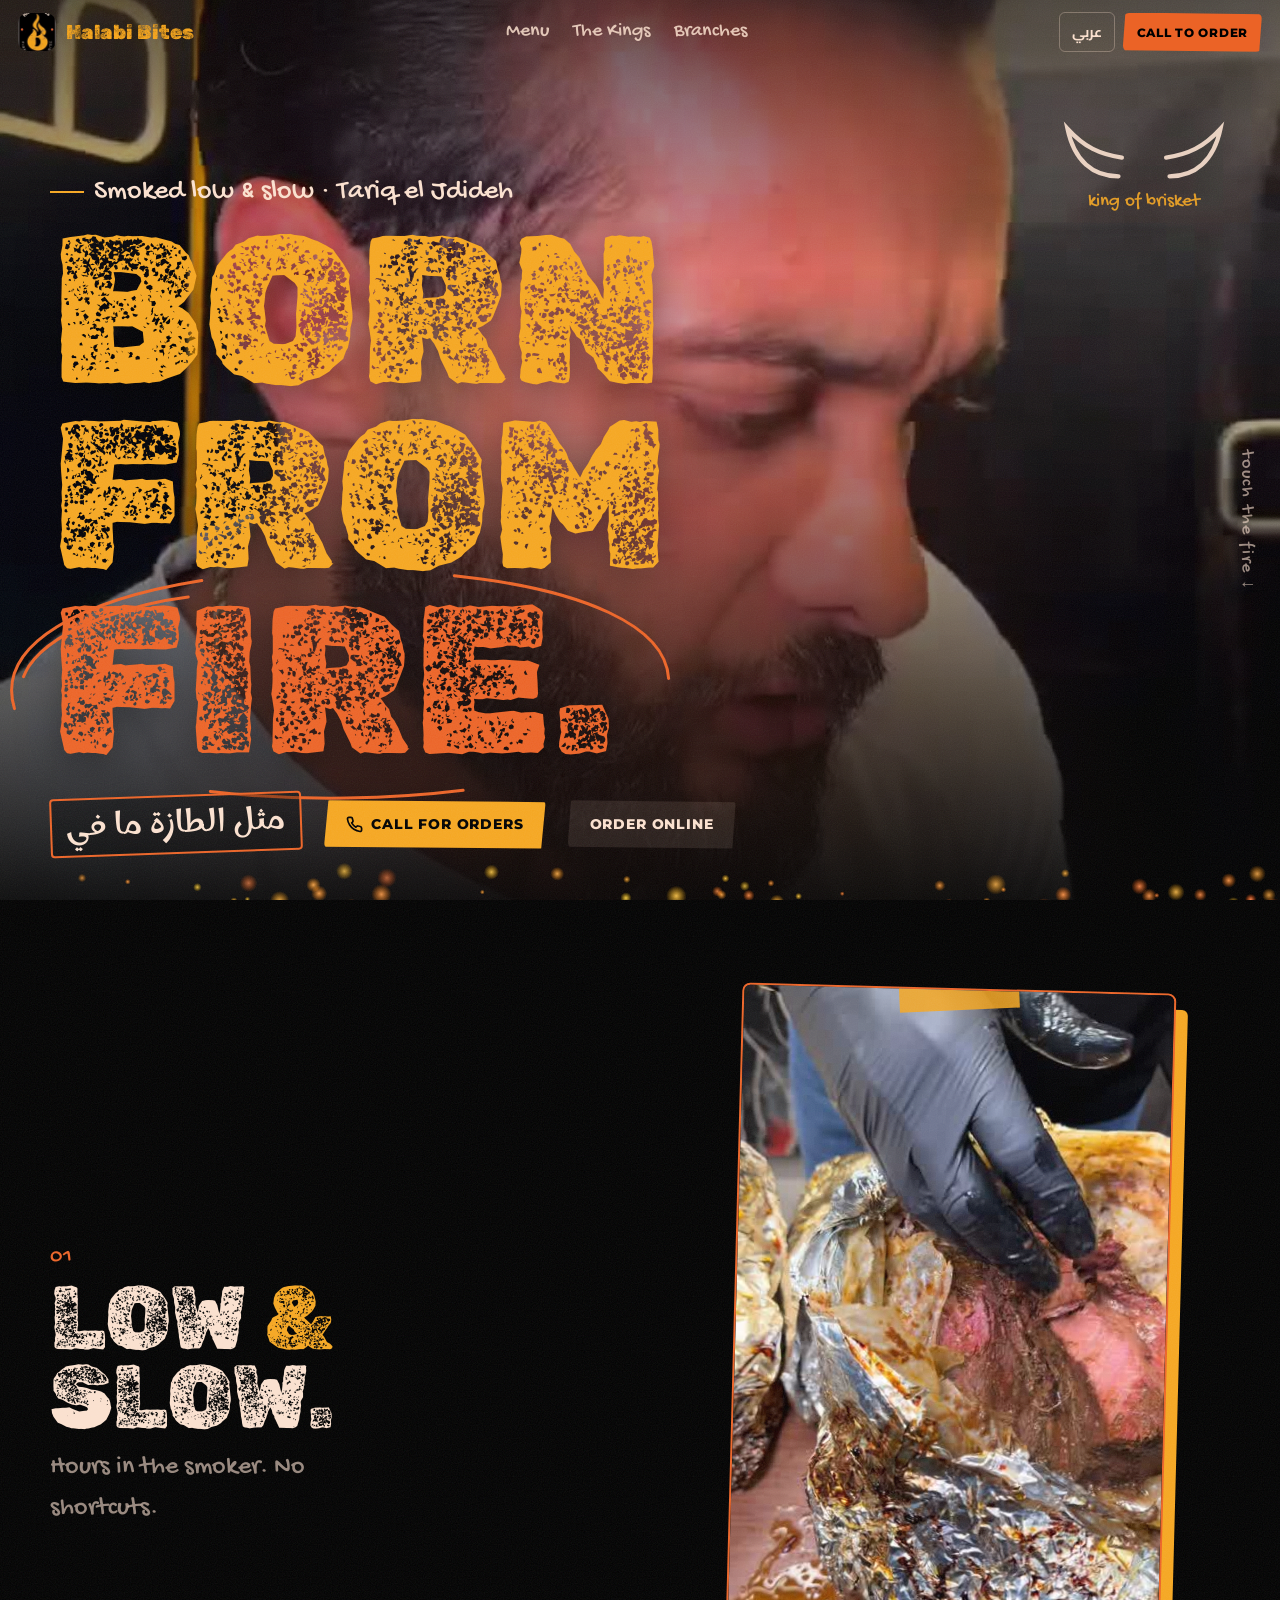
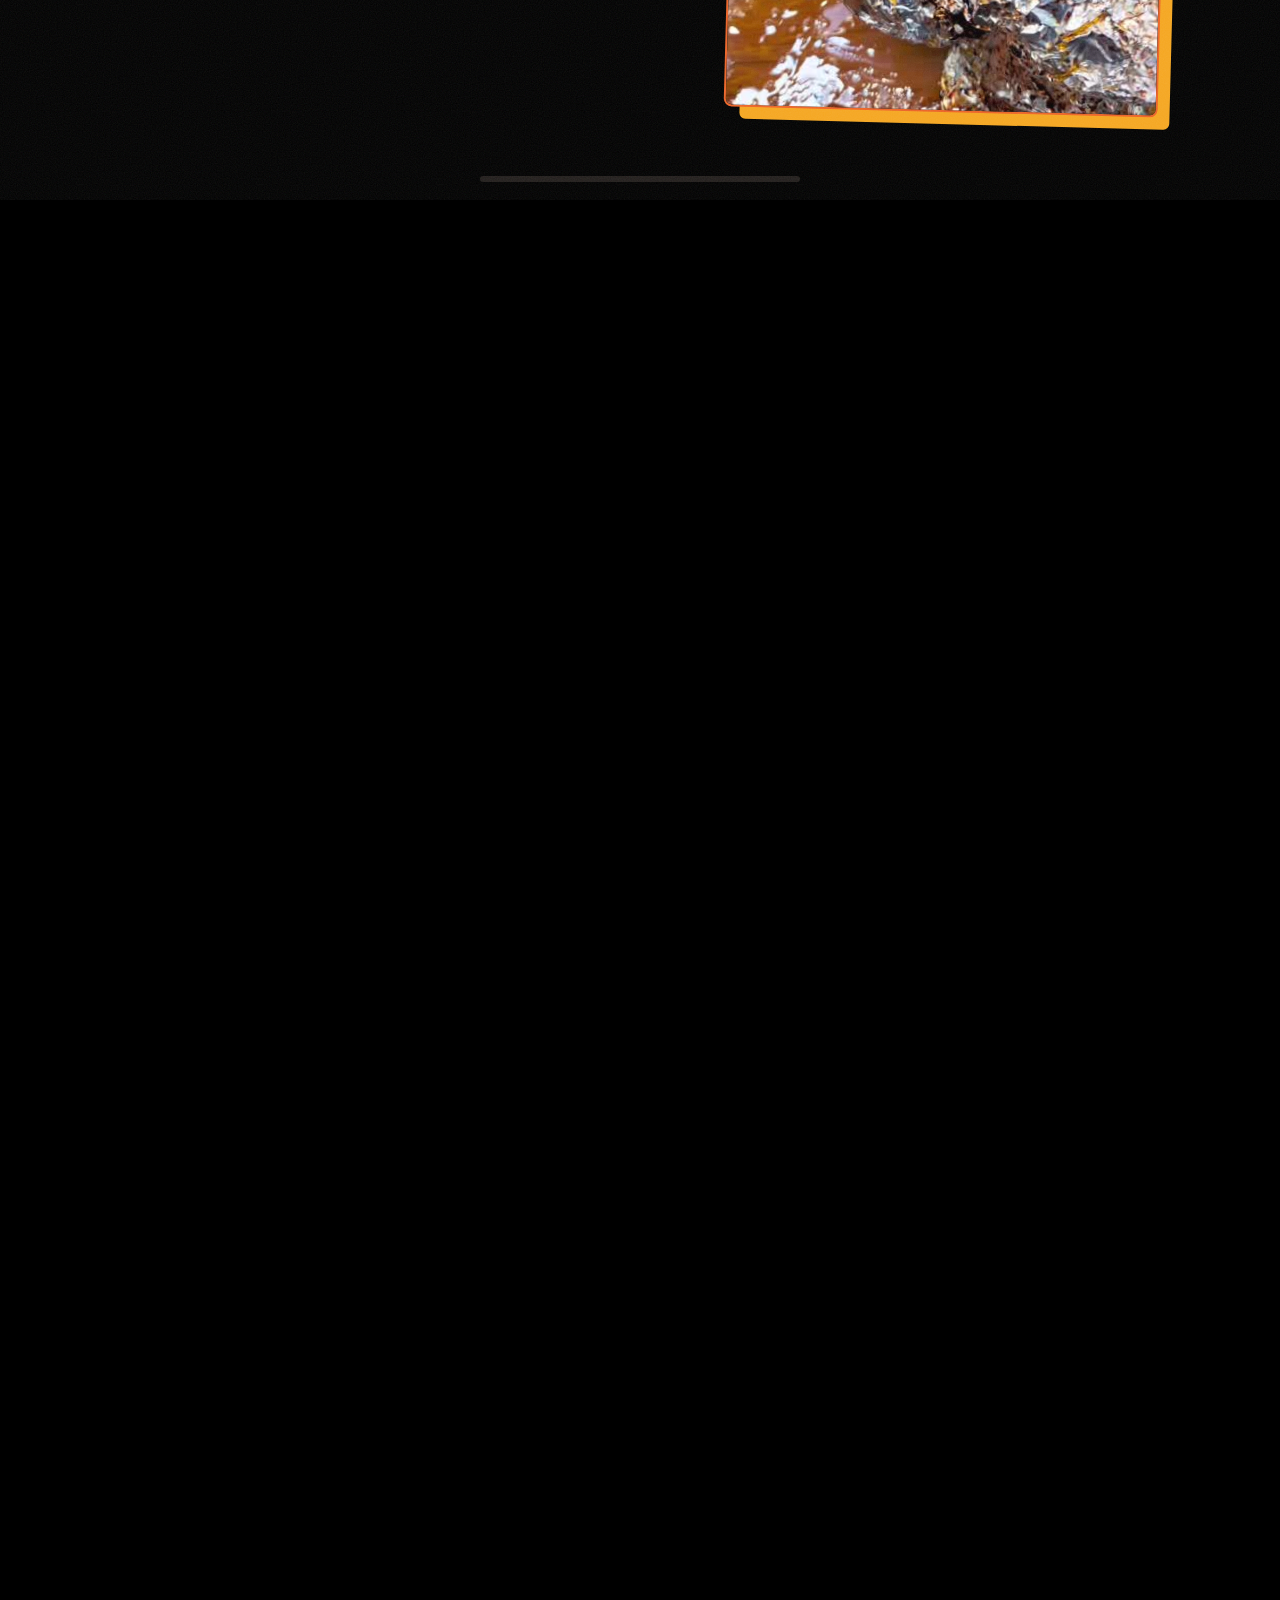
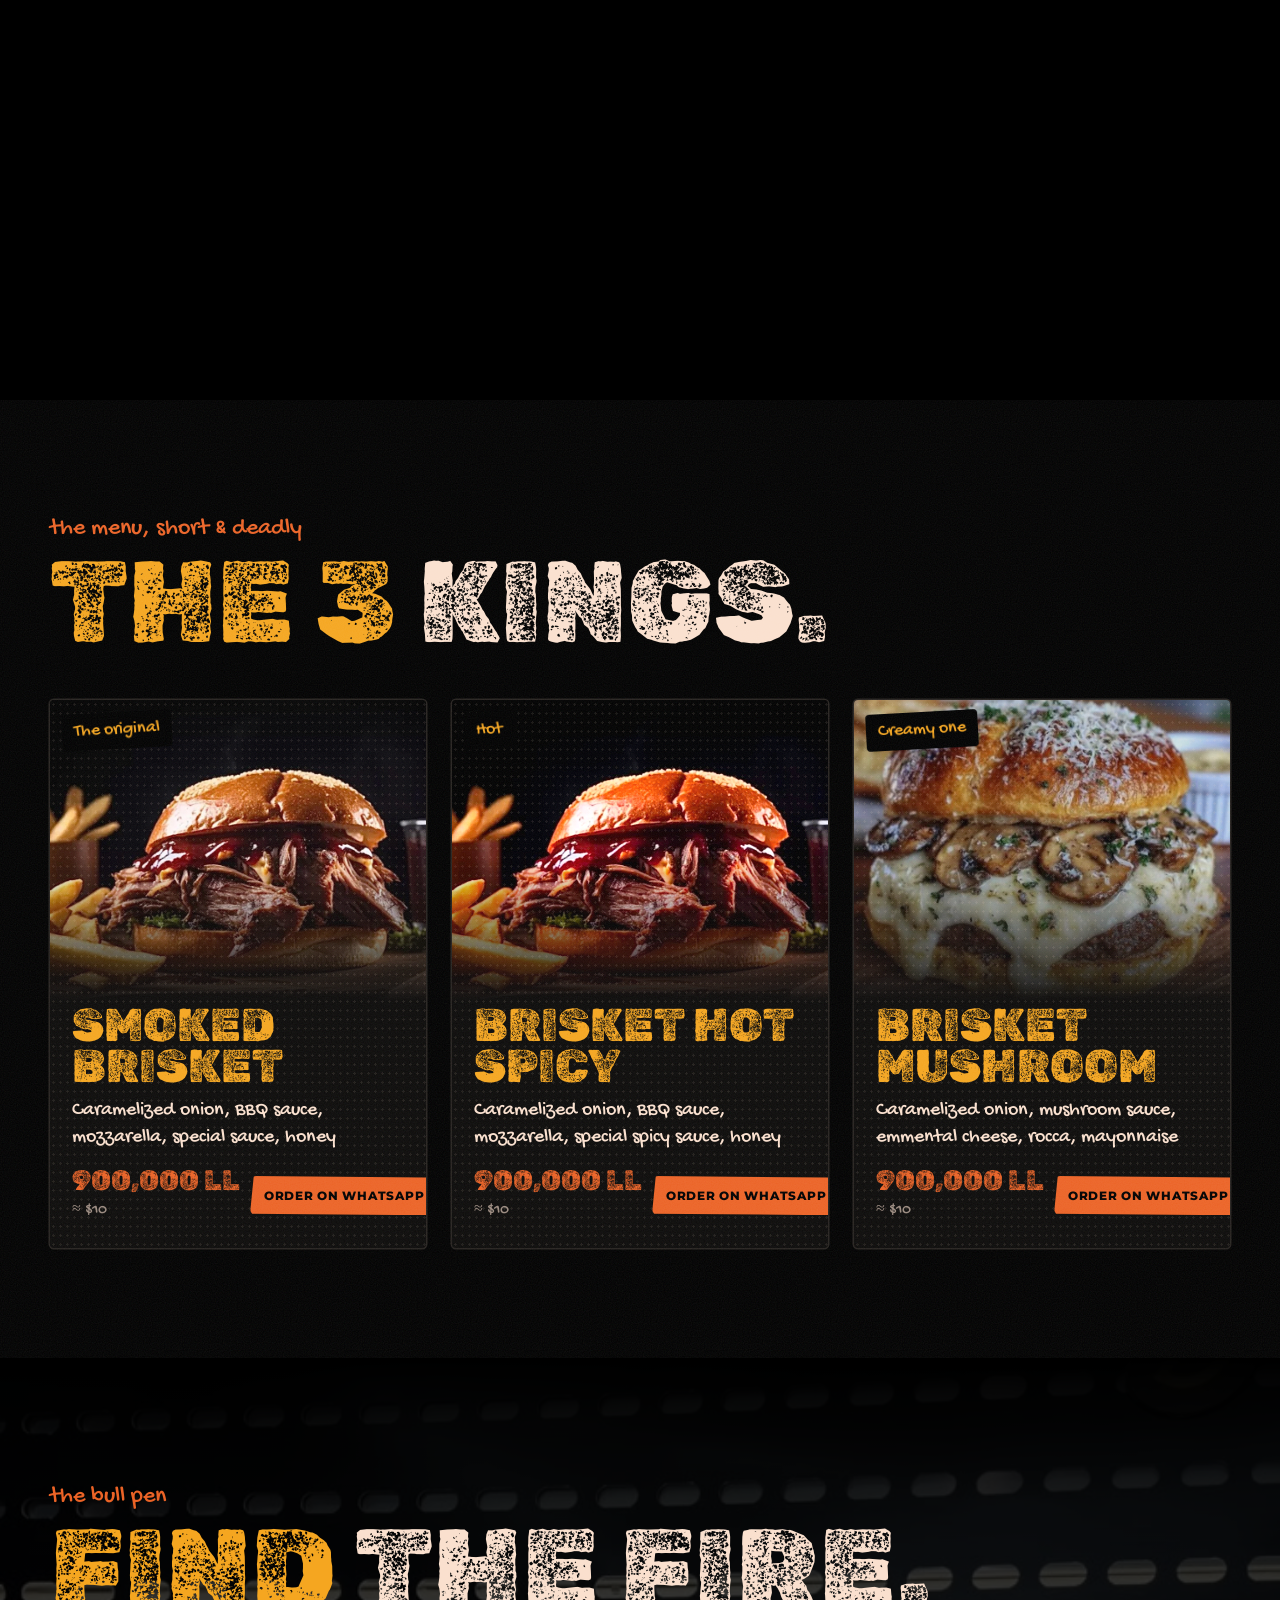
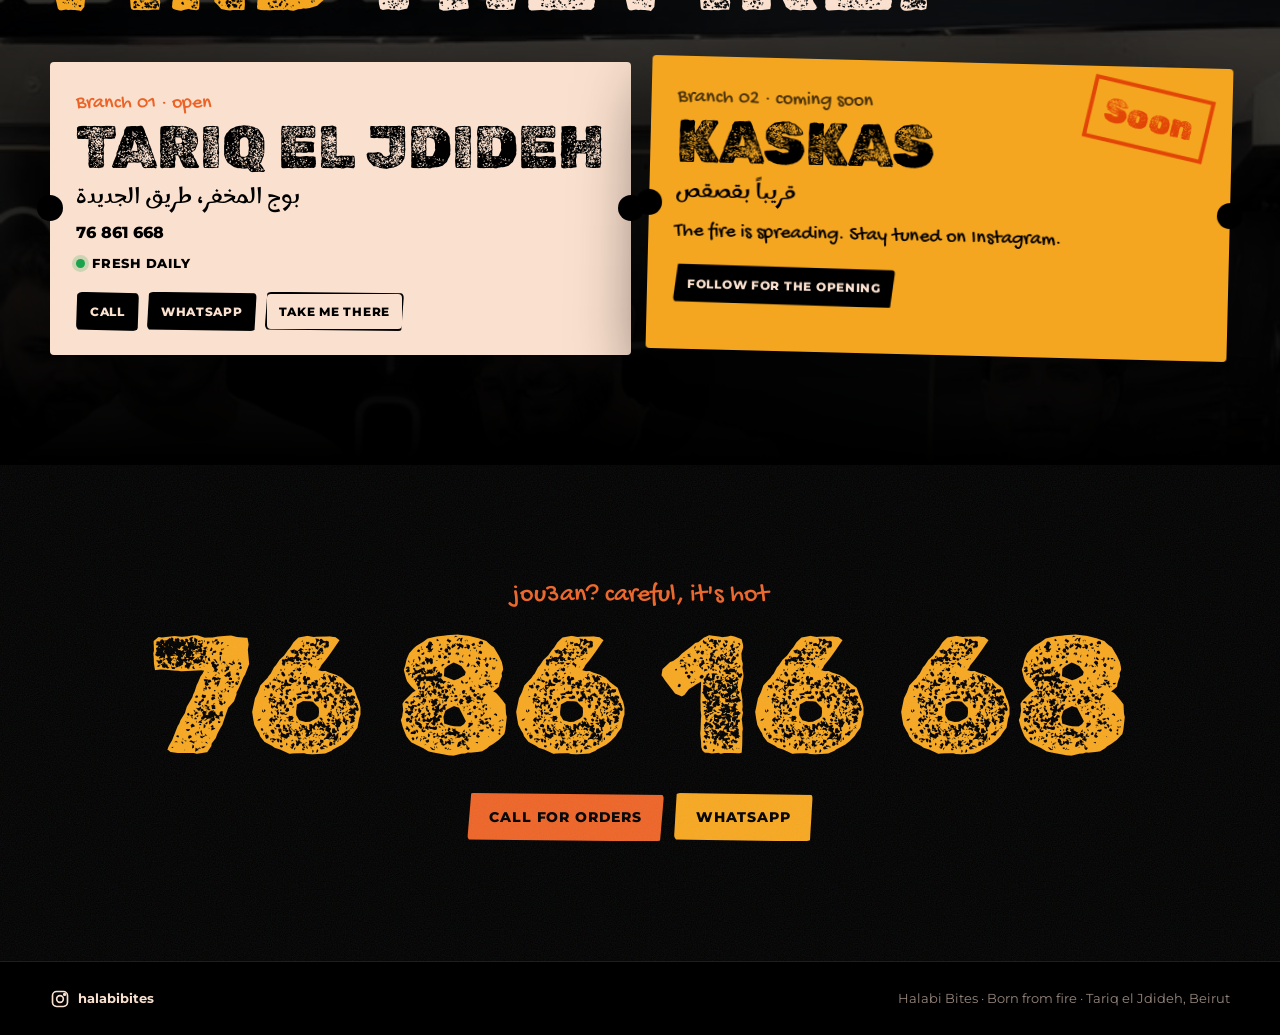
<file: index.html>
<!DOCTYPE html>
<html lang="en" dir="ltr">
<head>
<meta charset="utf-8">
<meta name="viewport" content="width=device-width, initial-scale=1, viewport-fit=cover">
<title>Halabi Bites | Born From Fire · Smoked Brisket, Tariq el Jdideh</title>
<meta name="description" content="Halabi Bites, the king of brisket. Smoked low and slow, made fresh daily in Tariq el Jdideh. Kaskas branch coming soon. Call for orders 76 861 668.">
<meta name="theme-color" content="#000000">
<meta property="og:title" content="Halabi Bites | Born From Fire">
<meta property="og:image" content="assets/img/logo.jpg">
<link rel="icon" href="assets/img/badge.jpg">
<link rel="preconnect" href="https://fonts.googleapis.com"><link rel="preconnect" href="https://fonts.gstatic.com" crossorigin>
<link href="https://fonts.googleapis.com/css2?family=Rubik+Dirt&family=Gochi+Hand&family=Montserrat:wght@400;600;800&family=Marhey:wght@500;700&family=Cairo:wght@500;700&display=swap" rel="stylesheet">
<style>
:root{--or:#eb6326;--yl:#f5a620;--iv:#fae0ce;--bk:#000;--ch:#121110;--sm:#1d1b19;--mute:rgba(250,224,206,.6);--line:rgba(250,224,206,.13);
  --dirt:"Rubik Dirt","Impact","Arial Black",sans-serif;--hand:"Gochi Hand","Comic Sans MS",cursive;--body:"Montserrat",system-ui,-apple-system,"Segoe UI",sans-serif;--ar:"Marhey","Cairo",sans-serif}
*{box-sizing:border-box;margin:0;padding:0}
html{-webkit-text-size-adjust:100%;scroll-behavior:smooth}
html,body{overflow-x:hidden}
@supports (overflow:clip){html,body{overflow-x:clip}}
body{background:var(--bk);color:var(--iv);font-family:var(--body);line-height:1.6}
html[dir=rtl] body{font-family:"Cairo",var(--body)}
a{color:inherit;text-decoration:none}
button{font:inherit;color:inherit;background:none;border:0;cursor:pointer}
img{display:block;max-width:100%}
.wrap{width:min(1180px,100% - 40px);margin-inline:auto}
.grain::after{content:"";position:absolute;inset:0;pointer-events:none;opacity:.09;z-index:3;mix-blend-mode:screen;
  background-image:url("data:image/svg+xml,%3Csvg xmlns='http://www.w3.org/2000/svg' width='180' height='180'%3E%3Cfilter id='n'%3E%3CfeTurbulence type='fractalNoise' baseFrequency='.85' numOctaves='2' stitchTiles='stitch'/%3E%3C/filter%3E%3Crect width='100%25' height='100%25' filter='url(%23n)'/%3E%3C/svg%3E")}
.dirt{font-family:var(--dirt);font-weight:400;text-transform:uppercase;line-height:.88}
.hand{font-family:var(--hand);font-weight:400}
html[dir=rtl] .dirt.tr{font-family:var(--ar);font-weight:700;line-height:1.15}
html[dir=rtl] .hand.tr{font-family:var(--ar);font-weight:500}

/* hand-drawn circle */
.circ{position:relative;display:inline-block;white-space:nowrap}
.circ svg{position:absolute;left:-14%;top:-22%;width:128%;height:144%;overflow:visible;pointer-events:none}
.circ svg path{fill:none;stroke:var(--or);stroke-width:3;vector-effect:non-scaling-stroke;stroke-linecap:round;stroke-dasharray:1;stroke-dashoffset:1;transition:stroke-dashoffset 1.1s cubic-bezier(.6,0,.3,1)}
.circ.on svg path{stroke-dashoffset:0}
.circ.iv svg path{stroke:var(--iv)}
.circ.yl svg path{stroke:var(--yl)}

/* nav */
.nav{position:fixed;inset:0 0 auto;z-index:60;display:flex;align-items:center;justify-content:space-between;gap:10px;padding:12px 18px;padding-top:max(12px,env(safe-area-inset-top));transition:background .3s}
.nav.solid{background:rgba(0,0,0,.82);backdrop-filter:blur(12px);-webkit-backdrop-filter:blur(12px)}
.brand{display:flex;align-items:center;gap:10px}
.brand img{width:38px;height:38px;border-radius:10px;object-fit:cover}
.brand b{font-family:var(--dirt);font-weight:400;font-size:20px;letter-spacing:.02em;color:var(--yl)}
.links{display:flex;gap:24px;font-family:var(--hand);font-size:20px}
.links a{opacity:.85}.links a:hover{opacity:1;color:var(--yl)}
.navr{display:flex;align-items:center;gap:8px}
.btn{display:inline-flex;align-items:center;justify-content:center;gap:8px;padding:13px 22px;border-radius:6px;font-weight:800;font-size:14px;letter-spacing:.06em;text-transform:uppercase;white-space:nowrap;
  transition:transform .15s,background .2s,box-shadow .2s;clip-path:polygon(2% 0,100% 4%,98% 100%,0 96%)}
html[dir=rtl] .btn{letter-spacing:0}
.btn:active{transform:scale(.96)}
.btn.or{background:var(--or);color:#000}.btn.or:hover{background:#ff7a3c}
.btn.yl{background:var(--yl);color:#000}.btn.yl:hover{background:#ffb93f}
.btn.gh{background:rgba(250,224,206,.1);color:var(--iv)}.btn.gh:hover{background:rgba(250,224,206,.18)}
.btn.sm{padding:10px 14px;font-size:12px}
.btn svg{width:17px;height:17px;flex:none}
.lang{padding:8px 12px;border-radius:6px;border:1.5px solid rgba(250,224,206,.3);font-weight:700;font-size:14px;font-family:"Cairo",var(--body)}
@media (max-width:820px){.links{display:none}.brand b{display:none}}

/* hero */
.hero{position:relative;height:100svh;min-height:640px;overflow:hidden;isolation:isolate;display:flex;align-items:flex-end}
.hero video{position:absolute;inset:0;width:100%;height:100%;object-fit:cover;z-index:-3;filter:saturate(1.1) contrast(1.05)}
.hero .shade{position:absolute;inset:0;z-index:-2;background:linear-gradient(180deg,rgba(0,0,0,.65) 0%,rgba(0,0,0,.15) 30%,rgba(0,0,0,.35) 55%,rgba(0,0,0,.95) 100%),radial-gradient(ellipse at 50% 120%,rgba(235,99,38,.45),transparent 60%)}
#embers{position:absolute;inset:0;width:100%;height:100%;z-index:-1;pointer-events:none}
.hcopy{position:relative;z-index:2;width:min(1180px,100% - 40px);margin:0 auto;padding-bottom:calc(46px + env(safe-area-inset-bottom))}
.hk{font-family:var(--hand);font-size:clamp(20px,2.4vw,28px);color:var(--iv);margin-bottom:6px;display:flex;align-items:center;gap:10px;opacity:0;transform:translateY(10px);transition:all .7s ease .2s}
.hk::before{content:"";width:34px;height:2px;background:var(--yl)}
.big{font-size:clamp(76px,17vw,210px);color:var(--yl);letter-spacing:-.005em;text-shadow:0 8px 40px rgba(0,0,0,.5)}
.big span{display:block}
.big .ln{opacity:0;transform:translateY(60px) rotate(-3deg);transition:opacity .6s ease,transform .8s cubic-bezier(.2,1.3,.4,1)}
.big .ln:nth-child(2){transition-delay:.12s}.big .ln:nth-child(3){transition-delay:.24s}
.big .fire{color:var(--or);position:relative;display:inline-block}
.loaded .hk,.loaded .big .ln{opacity:1;transform:none}
.flick{animation:flick 3.2s infinite 1.6s}
@keyframes flick{0%,100%{text-shadow:0 0 0 rgba(235,99,38,0)}8%{text-shadow:0 0 30px rgba(235,99,38,.8)}10%{text-shadow:0 0 6px rgba(235,99,38,.3)}14%{text-shadow:0 0 40px rgba(245,166,32,.9)}30%{text-shadow:0 0 16px rgba(235,99,38,.4)}}
.hrow{display:flex;flex-wrap:wrap;align-items:center;gap:14px 22px;margin-top:20px;opacity:0;transform:translateY(16px);transition:all .8s ease .9s}
.loaded .hrow{opacity:1;transform:none}
.slogan{font-family:var(--ar);font-size:clamp(24px,3vw,32px);color:var(--iv);padding:2px 14px;border:2px solid var(--or);border-radius:4px;transform:rotate(-2deg);direction:rtl;background:rgba(0,0,0,.35)}
.hint{position:absolute;right:20px;top:50%;font-family:var(--hand);font-size:18px;color:var(--mute);writing-mode:vertical-rl;letter-spacing:.1em;z-index:2}
html[dir=rtl] .hint{right:auto;left:20px}
@media (max-width:700px){.hint{display:none}}
.bull{position:absolute;right:max(20px,4vw);top:110px;width:clamp(90px,14vw,170px);z-index:2;opacity:0;transition:opacity 1s ease 1.3s;color:var(--iv)}
html[dir=rtl] .bull{right:auto;left:max(20px,4vw)}
.loaded .bull{opacity:.9}
.bull svg{width:100%;height:auto;overflow:visible}
.bull .hn{fill:none;stroke:currentColor;stroke-width:5;stroke-linecap:round;stroke-dasharray:400;stroke-dashoffset:400;transition:stroke-dashoffset 1.4s ease 1.5s}
.loaded .bull .hn{stroke-dashoffset:0}
.bull text{font-family:var(--hand);font-size:22px;fill:var(--yl)}

/* unwrap */
.uw{height:300vh;position:relative}
.uw .pin{position:sticky;top:0;height:100svh;overflow:hidden;display:grid;align-items:center}
.uw-grid{display:grid;gap:22px;align-items:center;width:min(1180px,100% - 40px);margin:0 auto}
@media (min-width:900px){.uw-grid{grid-template-columns:1fr 1fr;gap:60px}}
.frame{position:relative;justify-self:center;width:min(100%,430px);aspect-ratio:420/746;max-height:62svh;border-radius:6px;overflow:hidden;background:#111;box-shadow:0 0 0 2px var(--or),14px 14px 0 var(--yl),0 40px 90px rgba(0,0,0,.6);transform:rotate(1.5deg)}
@media (min-width:900px){.frame{max-height:80svh}}
.frame canvas{width:100%;height:100%;display:block;object-fit:cover}
.frame .tape{position:absolute;top:-10px;left:50%;width:120px;height:30px;margin-left:-60px;background:rgba(245,166,32,.85);transform:rotate(-4deg);z-index:2}
.uw-txt{position:relative;min-height:220px}
@media (max-width:899px){.uw-grid{grid-template-rows:auto auto;padding-top:76px}.uw-txt{min-height:150px;text-align:center}}
.step{position:absolute;inset:0;opacity:0;transform:translateY(24px);transition:opacity .4s,transform .5s cubic-bezier(.2,.9,.2,1)}
.step.on{opacity:1;transform:none}
.step .n{font-family:var(--hand);font-size:22px;color:var(--or)}
.step h2{font-size:clamp(46px,7vw,96px);color:var(--iv);margin:4px 0 10px}
.step h2 em{font-style:normal;color:var(--yl)}
.step p{font-family:var(--hand);font-size:clamp(20px,2.2vw,26px);color:var(--mute);max-width:24ch}
@media (max-width:899px){.step p{margin:0 auto}}
.uwbar{position:absolute;left:50%;bottom:calc(18px + env(safe-area-inset-bottom));transform:translateX(-50%);width:min(320px,70vw);height:6px;border-radius:6px;background:var(--line);overflow:hidden}
.uwbar i{display:block;height:100%;background:linear-gradient(90deg,var(--or),var(--yl));transform-origin:left;transform:scaleX(var(--p,0))}

/* kings */
.sec{padding:110px 0;position:relative}
.eye{font-family:var(--hand);font-size:24px;color:var(--or);margin-bottom:4px}
.h{font-size:clamp(56px,9vw,124px);color:var(--yl)}
.h em{font-style:normal;color:var(--iv)}
.rv{opacity:0;transform:translateY(40px) rotate(-1deg);transition:opacity .9s ease,transform .9s cubic-bezier(.2,.9,.2,1)}
.rv.in{opacity:1;transform:none}
.kings{display:grid;gap:22px;margin-top:46px}
@media (min-width:900px){.kings{grid-template-columns:repeat(3,1fr);gap:26px}}
.king{position:relative;background:#0b0a09;border-radius:4px;overflow:hidden;display:flex;flex-direction:column;transition:transform .4s cubic-bezier(.2,.9,.2,1);
  box-shadow:0 0 0 1.5px rgba(250,224,206,.15)}
.king::before{content:"";position:absolute;inset:0;opacity:.35;pointer-events:none;z-index:1;
  background-image:radial-gradient(rgba(250,224,206,.25) 1px,transparent 1.2px);background-size:7px 9px}
.king:hover{transform:translateY(-8px) rotate(-1deg)}
.king:nth-child(2):hover{transform:translateY(-8px) rotate(1deg)}
.king .ph{position:relative;aspect-ratio:5/4;overflow:hidden}
.king .ph img{width:100%;height:100%;object-fit:cover;transition:transform .7s ease}
.king:hover .ph img{transform:scale(1.07)}
.king .ph.hot img{filter:saturate(1.35) hue-rotate(-8deg) contrast(1.08)}
.king .ph::after{content:"";position:absolute;inset:0;background:linear-gradient(180deg,transparent 55%,#0b0a09)}
.heat{position:absolute;top:12px;left:12px;z-index:2;font-family:var(--hand);font-size:18px;background:var(--bk);color:var(--yl);padding:4px 12px;border-radius:4px;transform:rotate(-3deg)}
html[dir=rtl] .heat{left:auto;right:12px;transform:rotate(3deg)}
.king .bd{position:relative;z-index:2;padding:4px 22px 24px;display:flex;flex-direction:column;gap:10px;flex:1}
.king h3{font-size:clamp(36px,4vw,46px);color:var(--yl);line-height:.9;direction:ltr;text-align:start}
html[dir=rtl] .king h3{text-align:right}
.king .ing{font-family:var(--hand);font-size:20px;line-height:1.35;color:var(--iv);flex:1;direction:ltr;text-align:start}
html[dir=rtl] .king .ing{text-align:right}
.king .row{display:flex;align-items:center;justify-content:space-between;gap:10px;margin-top:6px}
.price{direction:ltr}
.price b{display:block;font-family:var(--dirt);font-weight:400;font-size:clamp(22px,2.4vw,28px);color:var(--or);line-height:1;white-space:nowrap}
.price small{font-family:var(--hand);font-size:16px;color:var(--mute)}
.scrib{position:absolute;right:14px;top:14px;z-index:2;font-family:var(--hand);font-size:19px;color:var(--iv);background:rgba(0,0,0,.6);padding:2px 10px;border-radius:4px;transform:rotate(4deg)}
html[dir=rtl] .scrib{right:auto;left:14px;transform:rotate(-4deg)}

/* kit */
.kit-head{display:flex;flex-wrap:wrap;align-items:end;justify-content:space-between;gap:16px}
.kit-head p{font-family:var(--hand);font-size:22px;color:var(--mute);max-width:26ch}
.strip{display:flex;gap:18px;overflow-x:auto;scroll-snap-type:x mandatory;padding:40px 6vw 30px;margin-top:10px;scrollbar-width:none;cursor:grab}
.strip::-webkit-scrollbar{display:none}
.strip.drag{cursor:grabbing;scroll-snap-type:none}
.pk{flex:none;width:min(78vw,380px);scroll-snap-align:center;display:flex;flex-direction:column;align-items:center;gap:14px;user-select:none}
.pk .img{width:100%;aspect-ratio:1;display:grid;place-items:center;transition:transform .5s cubic-bezier(.2,.9,.2,1)}
.pk .img img{max-width:100%;max-height:100%;object-fit:contain;pointer-events:none;filter:drop-shadow(0 30px 40px rgba(235,99,38,.18))}
.pk:hover .img{transform:translateY(-10px) rotate(-3deg) scale(1.04)}
.pk .lbl{font-family:var(--hand);font-size:22px;color:var(--iv);padding:2px 16px}
.drag-hint{font-family:var(--hand);font-size:18px;color:var(--mute);text-align:center}

/* branches */
.br-sec{position:relative;padding:120px 0 110px;overflow:hidden;isolation:isolate}
.br-sec .bg{position:absolute;inset:0;z-index:-1;background-size:cover;background-position:center 30%;filter:grayscale(.6) brightness(.32)}
.br-sec .bg::after{content:"";position:absolute;inset:0;background:linear-gradient(180deg,#000 0%,rgba(0,0,0,.2) 40%,#000 100%)}
.tickets{display:grid;gap:18px;margin-top:40px}
@media (min-width:800px){.tickets{grid-template-columns:1fr 1fr}}
.tk{position:relative;background:var(--iv);color:#000;padding:26px 26px 24px;border-radius:4px;transform:rotate(-1.2deg);box-shadow:0 30px 70px rgba(0,0,0,.6)}
.tk:nth-child(2){transform:rotate(1.4deg);background:var(--yl)}
.tk::before,.tk::after{content:"";position:absolute;top:50%;width:26px;height:26px;margin-top:-13px;border-radius:50%;background:#000}
.tk::before{left:-13px}.tk::after{right:-13px}
.tk .k{font-family:var(--hand);font-size:20px;color:var(--or)}
.tk:nth-child(2) .k{color:#000;opacity:.7}
.tk h3{font-size:clamp(40px,5vw,60px);color:#000;margin:2px 0 6px}
.tk .ar{font-family:var(--ar);font-size:22px;direction:rtl;text-align:start}
html[dir=ltr] .tk .ar{text-align:left}
.tk .ph{font-weight:800;font-size:16px;margin-top:4px;direction:ltr;unicode-bidi:isolate}
.tk .row{display:flex;flex-wrap:wrap;gap:8px;margin-top:16px}
.tk .btn.bk{background:#000;color:var(--iv)}
.tk .btn.ol{background:transparent;box-shadow:inset 0 0 0 2px #000;color:#000}
.stamp{position:absolute;right:22px;top:20px;font-family:var(--dirt);font-size:34px;color:var(--or);border:4px solid var(--or);padding:2px 12px 0;transform:rotate(12deg);opacity:0;scale:2.2;transition:opacity .3s ease .4s,scale .45s cubic-bezier(.3,1.6,.5,1) .4s;mix-blend-mode:multiply}
html[dir=rtl] .stamp{right:auto;left:22px;transform:rotate(-12deg)}
.tk.in .stamp,.rv.in .stamp{opacity:.95;scale:1}
.open{display:inline-flex;align-items:center;gap:7px;font-weight:800;font-size:13px;letter-spacing:.06em;text-transform:uppercase;margin-top:8px}
.open i{width:9px;height:9px;border-radius:50%;background:#1aa34a;box-shadow:0 0 0 4px rgba(26,163,74,.2)}

/* call */
.call{text-align:center;padding:110px 0 120px;position:relative;overflow:hidden}
.call .k{font-family:var(--hand);font-size:26px;color:var(--or)}
.call .num{font-size:clamp(64px,13vw,190px);color:var(--yl);display:inline-block;direction:ltr;margin:6px 0 24px;transition:color .2s}
.call .num:hover{color:var(--or)}
.call .row{display:flex;justify-content:center;flex-wrap:wrap;gap:10px}
footer{border-top:1px solid var(--line);padding:26px 0 calc(100px + env(safe-area-inset-bottom))}
.foot{display:flex;flex-wrap:wrap;justify-content:space-between;align-items:center;gap:14px;color:var(--mute);font-size:13px}
.foot .ig{display:inline-flex;align-items:center;gap:8px;font-weight:700;color:var(--iv)}
.foot .ig svg{width:20px;height:20px}
@media (min-width:821px){footer{padding-bottom:26px}}

/* dock */
.dock{position:fixed;z-index:70;left:12px;right:12px;bottom:calc(12px + env(safe-area-inset-bottom));display:flex;gap:8px;transform:translateY(160%);transition:transform .4s cubic-bezier(.2,.9,.3,1)}
.dock.up{transform:none}
.dock .btn{flex:1;padding:15px 10px;box-shadow:0 10px 30px rgba(0,0,0,.5)}
@media (min-width:821px){.dock{display:none}}
@media (prefers-reduced-motion:reduce){*{animation:none!important;transition:none!important}.rv,.big .ln,.hk,.hrow{opacity:1!important;transform:none!important}}
</style>
</head>
<body>

<nav class="nav" id="nav">
  <a href="#top" class="brand"><img src="assets/img/badge.jpg" alt="Halabi Bites logo"><b>Halabi Bites</b></a>
  <div class="links"><a href="menu/" data-k="nM">Menu</a><a href="#kings" data-k="n1">The Kings</a><a href="#branches" data-k="n3">Branches</a></div>
  <div class="navr">
    <button class="lang" id="lang">عربي</button>
    <a class="btn or sm" href="tel:+96176861668" data-k="callS">Call to order</a>
  </div>
</nav>

<header class="hero grain" id="top">
  <video src="assets/smoke.mp4" autoplay muted loop playsinline preload="auto" poster="assets/img/poster.jpg"></video>
  <div class="shade"></div>
  <canvas id="embers"></canvas>
  <div class="bull" aria-hidden="true">
    <svg viewBox="0 0 200 120"><path class="hn" d="M70 78 C40 78 18 60 10 22 C30 44 48 52 74 56"/><path class="hn" d="M130 78 C160 78 182 60 190 22 C170 44 152 52 126 56"/>
      <text x="100" y="112" text-anchor="middle" data-k="bullTxt">king of brisket</text></svg>
  </div>
  <div class="hint" data-k="hint">touch the fire ↓</div>
  <div class="hcopy">
    <p class="hk" data-k="hk">Smoked low &amp; slow · Tariq el Jdideh</p>
    <h1 class="dirt big" dir="ltr" aria-label="Born from fire">
      <span class="ln">Born</span><span class="ln">From</span>
      <span class="ln"><span class="fire flick circ" id="fireC">Fire.<svg viewBox="0 0 100 50" preserveAspectRatio="none"><path pathLength="1" d="M6 30 C2 12 30 3 55 4 C82 5 99 14 96 28 C93 44 60 49 36 46 C14 43 2 36 8 22 C12 14 24 10 30 9"/></svg></span></span>
    </h1>
    <div class="hrow">
      <span class="slogan">مثل الطازة ما في</span>
      <a class="btn yl" href="tel:+96176861668"><svg viewBox="0 0 24 24" fill="none" stroke="currentColor" stroke-width="2.4" stroke-linecap="round" stroke-linejoin="round"><path d="M22 16.9v3a2 2 0 0 1-2.2 2 19.8 19.8 0 0 1-8.6-3.1 19.5 19.5 0 0 1-6-6A19.8 19.8 0 0 1 2.1 4.2 2 2 0 0 1 4.1 2h3a2 2 0 0 1 2 1.7c.1.9.4 1.8.7 2.7a2 2 0 0 1-.5 2.1L8 9.8a16 16 0 0 0 6 6l1.3-1.3a2 2 0 0 1 2.1-.4c.9.3 1.8.6 2.7.7a2 2 0 0 1 1.7 2z"/></svg><span data-k="call">Call for orders</span></a>
      <a class="btn gh" href="menu/" data-k="seeM">Order online</a>
    </div>
  </div>
</header>

<section class="uw" id="unwrap">
  <div class="pin grain">
    <div class="uw-grid">
      <div class="uw-txt" id="uwTxt">
        <div class="step on"><span class="n">01</span><h2 class="dirt tr" data-k="s1h">Low <em>&amp;</em> slow.</h2><p class="hand tr" data-k="s1p">Hours in the smoker. No shortcuts.</p></div>
        <div class="step"><span class="n">02</span><h2 class="dirt tr" data-k="s2h">Wrapped <em>tight.</em></h2><p class="hand tr" data-k="s2p">Foil keeps every drop of juice inside.</p></div>
        <div class="step"><span class="n">03</span><h2 class="dirt tr" data-k="s3h">Pulled <em>by hand.</em></h2><p class="hand tr" data-k="s3p">Keep scrolling… watch it fall apart.</p></div>
        <div class="step"><span class="n">04</span><h2 class="dirt tr" data-k="s4h">Fire in <em>every bite.</em></h2><p class="hand tr" data-k="s4p">Made fresh daily. Mtel el tazé ma fi.</p></div>
      </div>
      <div class="frame"><span class="tape"></span><canvas id="uwc" width="420" height="746"></canvas></div>
    </div>
    <div class="uwbar"><i id="uwbar"></i></div>
  </div>
</section>

<section class="sec grain" id="kings">
  <div class="wrap">
    <p class="eye rv" data-k="kE">the menu, short &amp; deadly</p>
    <h2 class="dirt h rv tr" data-k="kH">The 3 <em>Kings.</em></h2>
    <div class="kings" id="kingsGrid"></div>
  </div>
</section>


<section class="br-sec" id="branches">
  <div class="bg" style="background-image:url(assets/img/team.jpg)"></div>
  <div class="wrap">
    <p class="eye rv" data-k="bE">the bull pen</p>
    <h2 class="dirt h rv tr" data-k="bH">Find <em>the fire.</em></h2>
    <div class="tickets">
      <div class="tk rv">
        <span class="k" data-k="t1k">Branch 01 · open</span>
        <h3 class="dirt" data-k="t1h">Tariq el Jdideh</h3>
        <div class="ar">بوج المخفر، طريق الجديدة</div>
        <div class="ph">76 861 668</div>
        <span class="open"><i></i><span data-k="t1o">Fresh daily</span></span>
        <div class="row">
          <a class="btn bk sm" href="tel:+96176861668" data-k="callB">Call</a>
          <a class="btn bk sm" data-wa href="#" target="_blank" rel="noopener">WhatsApp</a>
          <a class="btn ol sm" href="https://www.google.com/maps/search/?api=1&query=Halabi+Bites+Tariq+el+Jdideh+Beirut" target="_blank" rel="noopener" data-k="dir">Take me there</a>
        </div>
      </div>
      <div class="tk rv">
        <span class="stamp" data-k="soon">Soon</span>
        <span class="k" data-k="t2k">Branch 02 · coming soon</span>
        <h3 class="dirt" data-k="t2h">Kaskas</h3>
        <div class="ar">قريباً بقصقص</div>
        <p style="font-family:var(--hand);font-size:20px;margin-top:6px" data-k="t2p">The fire is spreading. Stay tuned on Instagram.</p>
        <div class="row"><a class="btn bk sm" href="https://www.instagram.com/halabibites/" target="_blank" rel="noopener" data-k="follow">Follow for the opening</a></div>
      </div>
    </div>
  </div>
</section>

<section class="call grain">
  <div class="wrap">
    <p class="k rv" data-k="cK">jou3an? careful, it's hot</p>
    <a class="dirt num rv" href="tel:+96176861668">76 86 16 68</a>
    <div class="row rv">
      <a class="btn or" href="tel:+96176861668" data-k="call2">Call for orders</a>
      <a class="btn yl" data-wa href="#" target="_blank" rel="noopener">WhatsApp</a>
    </div>
  </div>
</section>

<footer>
  <div class="wrap foot">
    <a class="ig" href="https://www.instagram.com/halabibites/" target="_blank" rel="noopener"><svg viewBox="0 0 24 24" fill="none" stroke="currentColor" stroke-width="2"><rect x="3" y="3" width="18" height="18" rx="5"/><circle cx="12" cy="12" r="4"/><circle cx="17.5" cy="6.5" r="1" fill="currentColor"/></svg>halabibites</a>
    <span data-k="foot">Halabi Bites · Born from fire · Tariq el Jdideh, Beirut</span>
  </div>
</footer>

<div class="dock" id="dock">
  <a class="btn or" href="tel:+96176861668" data-k="dCall">Call</a>
  <a class="btn yl" href="menu/" data-k="dMenu">Menu</a>
</div>

<script>
(() => {
  const FR = ["assets/unwrap/f001.jpg", "assets/unwrap/f002.jpg", "assets/unwrap/f003.jpg", "assets/unwrap/f004.jpg", "assets/unwrap/f005.jpg", "assets/unwrap/f006.jpg", "assets/unwrap/f007.jpg", "assets/unwrap/f008.jpg", "assets/unwrap/f009.jpg", "assets/unwrap/f010.jpg", "assets/unwrap/f011.jpg", "assets/unwrap/f012.jpg", "assets/unwrap/f013.jpg", "assets/unwrap/f014.jpg", "assets/unwrap/f015.jpg", "assets/unwrap/f016.jpg", "assets/unwrap/f017.jpg", "assets/unwrap/f018.jpg", "assets/unwrap/f019.jpg", "assets/unwrap/f020.jpg", "assets/unwrap/f021.jpg", "assets/unwrap/f022.jpg", "assets/unwrap/f023.jpg", "assets/unwrap/f024.jpg", "assets/unwrap/f025.jpg", "assets/unwrap/f026.jpg", "assets/unwrap/f027.jpg", "assets/unwrap/f028.jpg", "assets/unwrap/f029.jpg", "assets/unwrap/f030.jpg", "assets/unwrap/f031.jpg", "assets/unwrap/f032.jpg", "assets/unwrap/f033.jpg", "assets/unwrap/f034.jpg", "assets/unwrap/f035.jpg", "assets/unwrap/f036.jpg", "assets/unwrap/f037.jpg", "assets/unwrap/f038.jpg", "assets/unwrap/f039.jpg", "assets/unwrap/f040.jpg", "assets/unwrap/f041.jpg", "assets/unwrap/f042.jpg", "assets/unwrap/f043.jpg", "assets/unwrap/f044.jpg", "assets/unwrap/f045.jpg", "assets/unwrap/f046.jpg", "assets/unwrap/f047.jpg", "assets/unwrap/f048.jpg", "assets/unwrap/f049.jpg", "assets/unwrap/f050.jpg", "assets/unwrap/f051.jpg", "assets/unwrap/f052.jpg", "assets/unwrap/f053.jpg", "assets/unwrap/f054.jpg", "assets/unwrap/f055.jpg", "assets/unwrap/f056.jpg", "assets/unwrap/f057.jpg", "assets/unwrap/f058.jpg", "assets/unwrap/f059.jpg", "assets/unwrap/f060.jpg", "assets/unwrap/f061.jpg", "assets/unwrap/f062.jpg", "assets/unwrap/f063.jpg", "assets/unwrap/f064.jpg", "assets/unwrap/f065.jpg", "assets/unwrap/f066.jpg", "assets/unwrap/f067.jpg", "assets/unwrap/f068.jpg", "assets/unwrap/f069.jpg", "assets/unwrap/f070.jpg", "assets/unwrap/f071.jpg", "assets/unwrap/f072.jpg", "assets/unwrap/f073.jpg", "assets/unwrap/f074.jpg", "assets/unwrap/f075.jpg"];
  const IMG = {"brisket": "assets/img/brisket.jpg", "mushroom": "assets/img/mushroom.jpg"};
  const PH = '96176861668';
  const reduce = matchMedia('(prefers-reduced-motion: reduce)').matches;

  /* ---------- text ---------- */
  const AR = { nM: 'المنيو', seeM: 'اطلب أونلاين', dMenu: 'المنيو',
    n1: 'الملوك', n2: 'العدّة', n3: 'الفروع', callS: 'اتصل واطلب', call: 'اتصل واطلب', see: 'شوف الملوك', hk: 'مدخّن على مهل · طريق الجديدة', hint: 'لمّس النار ↓', bullTxt: 'ملك البريسكت',
    s1h: 'على <em>مهل.</em>', s1p: 'ساعات بالمدخنة. بلا اختصارات.', s2h: 'ملفوف <em>منيح.</em>', s2p: 'الفويل بيخلّي كل نقطة عصير جوّا.', s3h: 'بينفرط <em>بالإيد.</em>', s3p: 'كفّي سكرول… وشوفه كيف بينفرط.', s4h: 'نار <em>بكل لقمة.</em>', s4p: 'طازة كل يوم. مثل الطازة ما في.',
    kE: 'المنيو، قصير وقاتل', kH: 'الملوك <em>التلاتة.</em>', pE: 'براند إلو قرون', pH: 'ملفوف <em>بالنار.</em>', pP: 'كل طلبية بتطلع لابسة على المناسبة.', drag: '← اسحب →',
    bE: 'وكر التور', bH: 'لاقي <em>النار.</em>', t1k: 'فرع 01 · فاتح', t1h: 'طريق الجديدة', t1o: 'طازة كل يوم', callB: 'اتصل', dir: 'خدني لهونيك',
    soon: 'قريباً', t2k: 'فرع 02 · قريباً', t2h: 'قصقص', t2p: 'النار عم تنتشر. تابعونا عالإنستغرام.', follow: 'تابع للافتتاح',
    cK: 'جوعان؟ انتبه، سخن', call2: 'اتصل واطلب', foot: 'Halabi Bites · وُلد من النار · طريق الجديدة، بيروت', dCall: 'اتصل',
    order: 'اطلب عالواتساب', spicy: 'حار', sig: 'الأصلي', mush: 'كريمي', approx: '≈ $10', wa: 'مرحبا Halabi Bites! بدّي اطلب', waItem: n => `مرحبا Halabi Bites! بدّي ${n}`, langBtn: 'EN'
  };
  const EN = { order: 'Order on WhatsApp', spicy: 'Hot', sig: 'The original', mush: 'Creamy one', approx: '≈ $10', wa: 'Marhaba Halabi Bites! Badde otlob', waItem: n => `Marhaba Halabi Bites! Badde ${n}`, langBtn: 'عربي',
    pk: { brisketbox: 'brisket box', burgerbox: 'burger box', combobox: 'combo box', sandwich: 'sandwich box', fries: 'fries box', kit: 'cutlery kit & wipes', bag: 'handle bag' } };
  document.querySelectorAll('[data-k]').forEach(el => EN[el.dataset.k] = EN[el.dataset.k] || el.innerHTML);
  let lang = 'en'; try { lang = localStorage.getItem('hb-lang') || 'en'; } catch (e) {}
  const D = () => lang === 'ar' ? AR : EN;

  /* ---------- kings ---------- */
  const KINGS = [
    { n: 'Smoked Brisket', i: 'Caramelized onion, BBQ sauce, mozzarella, special sauce, honey', img: 'brisket', tag: 'sig', note: 'the original' },
    { n: 'Brisket Hot Spicy', i: 'Caramelized onion, BBQ sauce, mozzarella, special spicy sauce, honey', img: 'brisket', tag: 'spicy', hot: true, note: 'careful, it\'s hot!' },
    { n: 'Brisket Mushroom', i: 'Caramelized onion, mushroom sauce, emmental cheese, rocca, mayonnaise', img: 'mushroom', tag: 'mush', note: 'melty' }
  ];
  function buildKings() {
    const d = D();
    document.getElementById('kingsGrid').innerHTML = KINGS.map((k, i) => `
      <article class="king rv in">
        <div class="ph${k.hot ? ' hot' : ''}"><img src="${IMG[k.img]}" alt="${k.n}" loading="lazy"><span class="heat">${d[k.tag]}</span></div>
        <div class="bd">
          <h3 class="dirt">${k.n}</h3>
          <p class="ing">${k.i}</p>
          <div class="row">
            <div class="price"><b>900,000 LL</b><small>${d.approx}</small></div>
            <a class="btn or sm" href="https://wa.me/${PH}?text=${encodeURIComponent(d.waItem(k.n))}" target="_blank" rel="noopener">${d.order}</a>
          </div>
        </div>
      </article>`).join('');
  }

  function buildKit() {}

  /* ---------- hand-drawn circles ---------- */
  const circIO = new IntersectionObserver(es => es.forEach(e => { if (e.isIntersecting) { setTimeout(() => e.target.classList.add('on'), 250); circIO.unobserve(e.target); } }), { threshold: .6 });

  /* ---------- embers ---------- */
  const cv = document.getElementById('embers'), cx = cv.getContext('2d');
  let W = 0, H = 0, dpr = Math.min(2, devicePixelRatio || 1), parts = [];
  function size() { const r = cv.getBoundingClientRect(); W = r.width; H = r.height; cv.width = W * dpr; cv.height = H * dpr; cx.setTransform(dpr, 0, 0, dpr, 0, 0); }
  size(); addEventListener('resize', size);
  function spawn(x, y, burst) {
    parts.push({ x, y, vx: (Math.random() - .5) * (burst ? 3 : .6), vy: -(Math.random() * (burst ? 3.2 : 1.4) + .6), r: Math.random() * (burst ? 2.6 : 2) + .6,
      life: 0, max: 60 + Math.random() * (burst ? 70 : 140), hue: 18 + Math.random() * 28 });
  }
  let heroVisible = true;
  new IntersectionObserver(es => heroVisible = es[0].isIntersecting).observe(document.getElementById('top'));
  function tick() {
    if (heroVisible) {
      if (parts.length < (innerWidth < 700 ? 70 : 140)) for (let i = 0; i < 2; i++) spawn(Math.random() * W, H + 10, false);
      cx.clearRect(0, 0, W, H); cx.globalCompositeOperation = 'lighter';
      parts = parts.filter(p => p.life < p.max);
      for (const p of parts) {
        p.life++; p.x += p.vx + Math.sin((p.life + p.y) * .05) * .35; p.y += p.vy; p.vy *= .995;
        const a = Math.max(0, 1 - p.life / p.max), g = cx.createRadialGradient(p.x, p.y, 0, p.x, p.y, p.r * 4);
        g.addColorStop(0, `hsla(${p.hue},100%,65%,${a})`); g.addColorStop(1, `hsla(${p.hue},100%,50%,0)`);
        cx.fillStyle = g; cx.beginPath(); cx.arc(p.x, p.y, p.r * 4, 0, 7); cx.fill();
      }
    }
    requestAnimationFrame(tick);
  }
  if (!reduce) tick();
  const hero = document.getElementById('top');
  const burstAt = (x, y, n) => { const r = cv.getBoundingClientRect(); for (let i = 0; i < n; i++) spawn(x - r.left, y - r.top, true); };
  hero.addEventListener('pointermove', e => { if (e.pointerType === 'mouse') burstAt(e.clientX, e.clientY, 2); });
  hero.addEventListener('pointerdown', e => burstAt(e.clientX, e.clientY, 26));

  /* ---------- unwrap (scroll-scrubbed frames) ---------- */
  const uw = document.getElementById('unwrap'), uc = document.getElementById('uwc'), ux = uc.getContext('2d');
  const steps = [...document.querySelectorAll('#uwTxt .step')], ubar = document.getElementById('uwbar');
  const frames = FR.map(src => { const im = new Image(); im.decoding = 'async'; im.src = src; return im; });
  let lastF = -1, lastS = 0;
  function drawF(i) { const im = frames[i]; if (!im.complete) { im.onload = () => { if (lastF === i) ux.drawImage(im, 0, 0, uc.width, uc.height); }; return; } ux.drawImage(im, 0, 0, uc.width, uc.height); }
  function unwrap() {
    const r = uw.getBoundingClientRect(), span = uw.offsetHeight - innerHeight, p = Math.min(1, Math.max(0, -r.top / span));
    const f = Math.min(frames.length - 1, Math.round(p * (frames.length - 1)));
    if (f !== lastF) { lastF = f; drawF(f); }
    const s = Math.min(steps.length - 1, Math.floor(p * steps.length));
    if (s !== lastS) { steps.forEach((e, i) => e.classList.toggle('on', i === s)); lastS = s; }
    ubar.style.setProperty('--p', p);
  }
  frames[0].onload = () => { if (lastF <= 0) { lastF = 0; drawF(0); } };

  /* ---------- language ---------- */
  function apply(l) {
    lang = l; const d = D();
    document.documentElement.lang = l; document.documentElement.dir = l === 'ar' ? 'rtl' : 'ltr';
    document.querySelectorAll('[data-k]').forEach(el => { const v = d[el.dataset.k]; if (typeof v === 'string') el.innerHTML = v; });
    document.getElementById('lang').textContent = d.langBtn;
    const wa = 'https://wa.me/' + PH + '?text=' + encodeURIComponent(d.wa);
    document.querySelectorAll('[data-wa]').forEach(a => a.href = wa);
    buildKings(); buildKit();
    try { localStorage.setItem('hb-lang', l); } catch (e) {}
  }
  document.getElementById('lang').addEventListener('click', () => apply(lang === 'en' ? 'ar' : 'en'));

  /* ---------- scroll ---------- */
  const nav = document.getElementById('nav'), dock = document.getElementById('dock');
  let tk = false;
  function onScroll() { tk = false; nav.classList.toggle('solid', scrollY > 40); dock.classList.toggle('up', scrollY > innerHeight * .7); unwrap(); }
  addEventListener('scroll', () => { if (!tk) { tk = true; requestAnimationFrame(onScroll); } }, { passive: true });
  addEventListener('resize', onScroll);
  const io = new IntersectionObserver(es => es.forEach(e => { if (e.isIntersecting) { e.target.classList.add('in'); io.unobserve(e.target); } }), { threshold: .15 });
  document.querySelectorAll('.rv').forEach((el, i) => { el.style.transitionDelay = (i % 3) * 90 + 'ms'; io.observe(el); });

  apply(lang); onScroll();
  requestAnimationFrame(() => { document.body.classList.add('loaded'); setTimeout(() => document.getElementById('fireC').classList.add('on'), 1100); });
})();
</script>
</body>
</html>
</file>
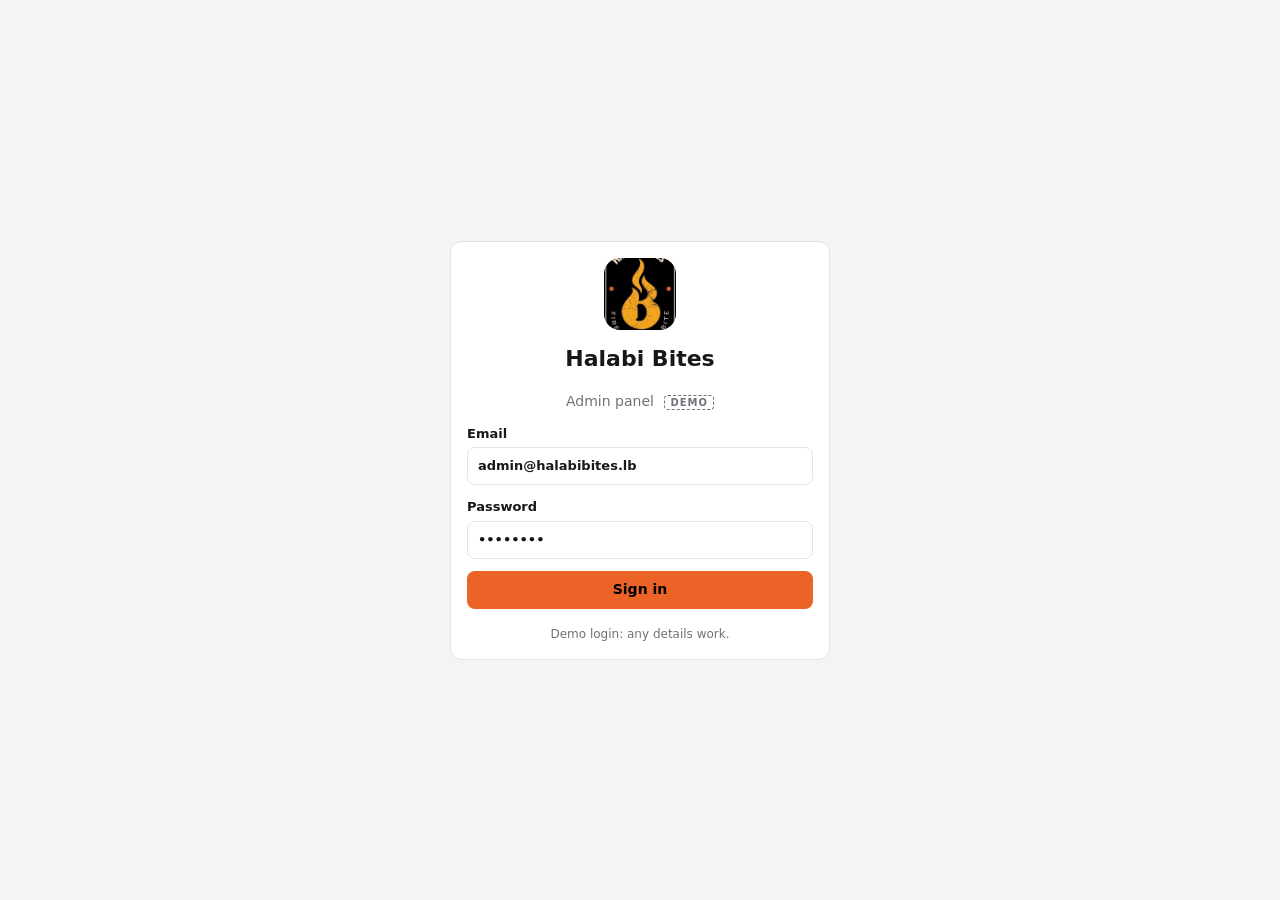
<file: admin/index.html>
<!DOCTYPE html>
<html lang="en">
<head>
<meta charset="utf-8">
<meta name="viewport" content="width=device-width, initial-scale=1">
<meta name="robots" content="noindex">
<title>Admin | Halabi Bites</title>
<link rel="icon" href="../assets/img/badge.jpg">
<link rel="stylesheet" href="../assets/admin.css">
<style>:root{--acc:#eb6326;--acc-ink:#000}</style>
</head>
<body>
<div id="app"></div>
<script>window.ADMIN = {"name": "Halabi Bites", "logo": "assets/img/badge.jpg", "key": "hb-cart", "base": "lbp", "rate": 90000, "delivery": 180000, "site": "../menu/", "domain": "halabibites.lb", "branches": [{"n": "Tariq el Jdideh", "area": "Tariq el Jdideh, Beirut", "phone": "76 861 668", "areas": ["Tariq el Jdideh", "Cola", "Sabra", "Kaskas", "Mazraa"]}, {"n": "Kaskas", "area": "Kaskas", "soon": true}], "drivers": ["Abed", "Mostafa", "Khaled"], "hours": "Daily, call to confirm", "modes": ["delivery", "pickup", "dinein"], "cats": [{"id": "kings", "n": "The Kings"}, {"id": "burgers", "n": "Burgers"}, {"id": "sandwiches", "n": "Sandwiches"}, {"id": "sets", "n": "Full Set"}, {"id": "sides", "n": "Sides"}, {"id": "drinks", "n": "Drinks"}], "items": [{"id": "brisket", "n": "Smoked Brisket", "cat": "kings", "p": 900000, "img": "assets/img/brisket.jpg", "d": "Caramelized onion, BBQ sauce, mozzarella, special sauce, honey"}, {"id": "brisket-hot", "n": "Brisket Hot Spicy", "cat": "kings", "p": 900000, "img": "assets/img/brisket.jpg", "d": "Caramelized onion, BBQ sauce, mozzarella, special spicy sauce, honey"}, {"id": "brisket-mush", "n": "Brisket Mushroom", "cat": "kings", "p": 900000, "img": "assets/img/mushroom.jpg", "d": "Caramelized onion, mushroom sauce, emmental cheese, rocca, mayonnaise"}, {"id": "smoked-burger", "n": "Smoked Beef Burger", "cat": "burgers", "p": 765000, "img": "assets/pk/burgerbox.jpg", "d": "Smoked beef patty, cheddar, pickles, special sauce"}, {"id": "brisket-burger", "n": "Brisket Burger", "cat": "burgers", "p": 990000, "img": "assets/pk/burgerbox.jpg", "d": "Beef patty topped with pulled brisket and BBQ sauce"}, {"id": "brisket-sub", "n": "Brisket Sub", "cat": "sandwiches", "p": 810000, "img": "assets/pk/sandwich.jpg", "d": "Sliced brisket, pickled onion, garlic mayo"}, {"id": "smoked-chicken", "n": "Smoked Chicken", "cat": "sandwiches", "p": 630000, "img": "assets/pk/sandwich.jpg", "d": "Smoked chicken, coleslaw, honey mustard"}, {"id": "full-set", "n": "The Full Set", "cat": "sets", "p": 1170000, "img": "assets/pk/combobox.jpg", "d": "Any king + salty side fries + soft drink"}, {"id": "fries", "n": "Salty Side Fries", "cat": "sides", "p": 270000, "img": "assets/pk/fries.jpg", "d": "Crispy fries, house salt"}, {"id": "brisket-fries", "n": "Loaded Brisket Fries", "cat": "sides", "p": 630000, "img": "assets/pk/fries.jpg", "d": "Fries, brisket bits, cheese sauce, BBQ"}, {"id": "soft", "n": "Soft Drink", "cat": "drinks", "p": 135000, "img": "assets/pk/cup.svg", "d": ""}, {"id": "water", "n": "Water", "cat": "drinks", "p": 90000, "img": "assets/pk/bottle.svg", "d": ""}]};</script>
<script src="../assets/admin.js"></script>
</body>
</html>
</file>
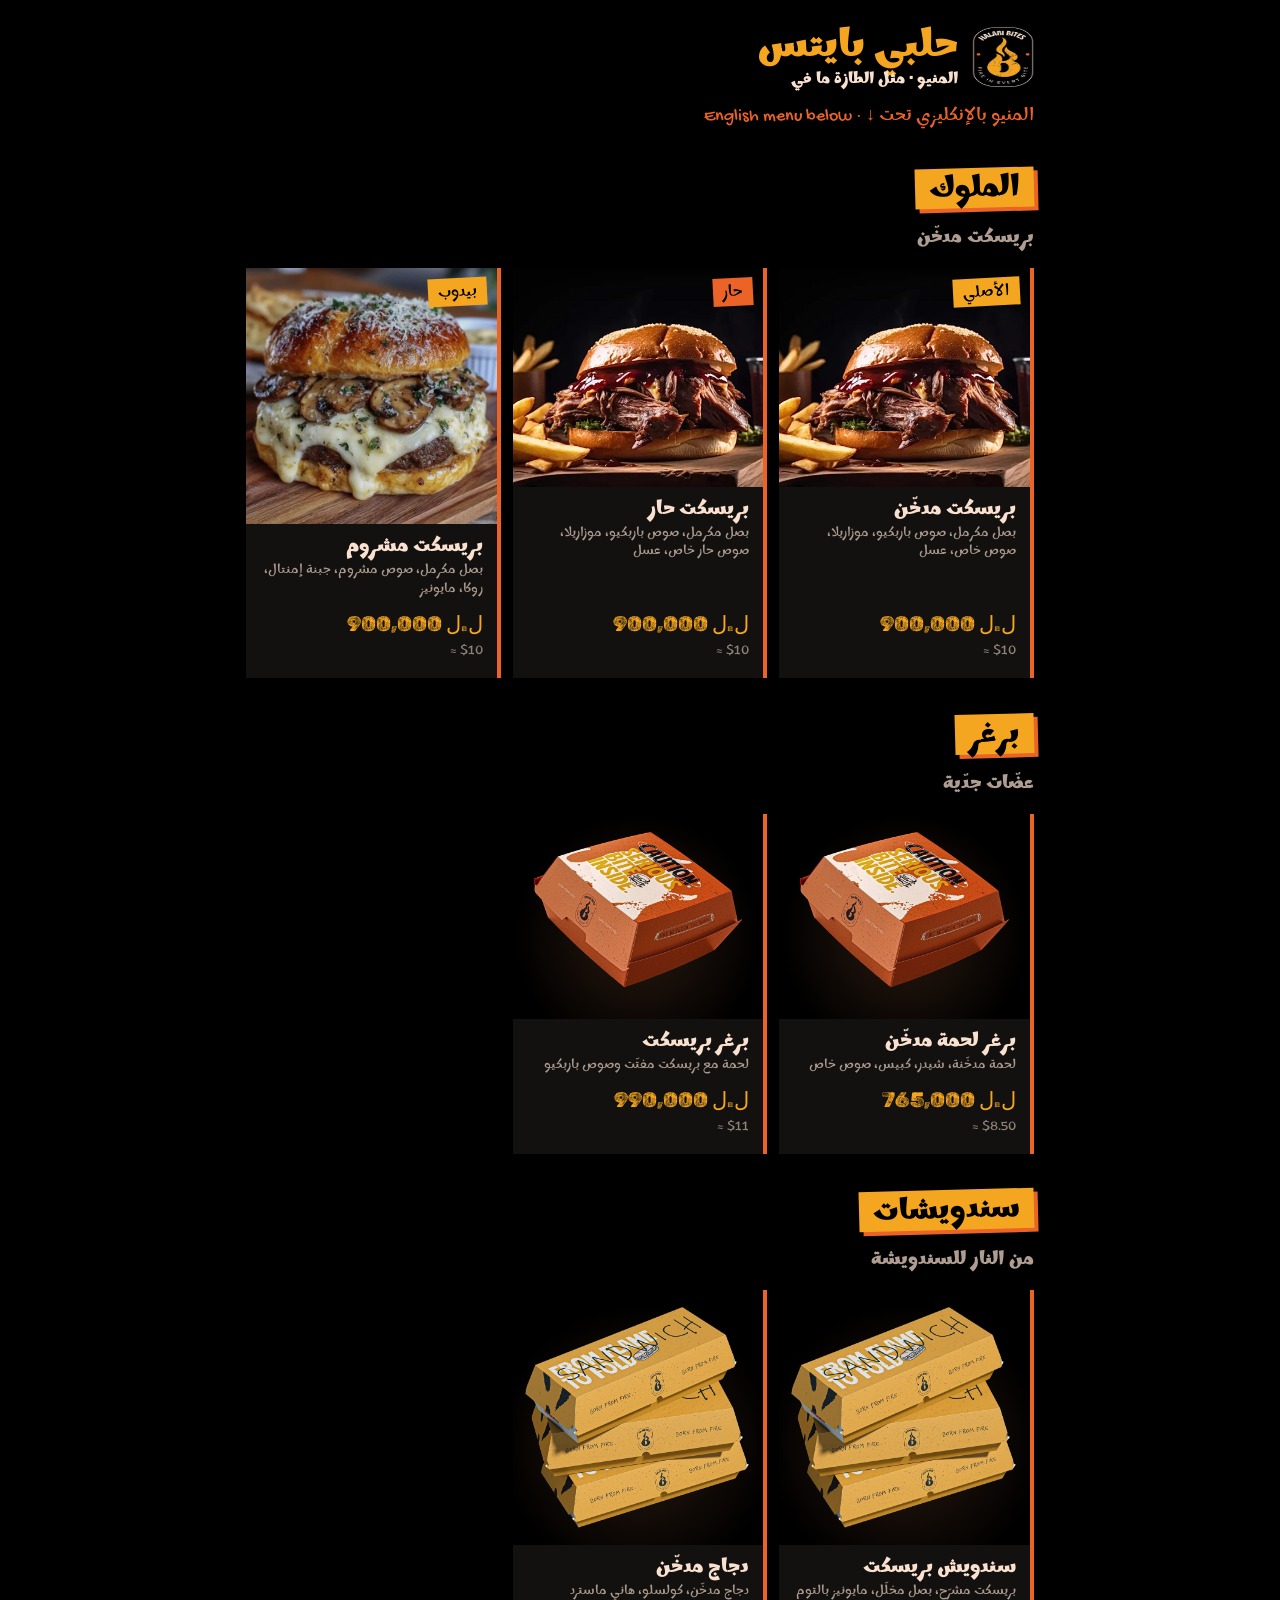
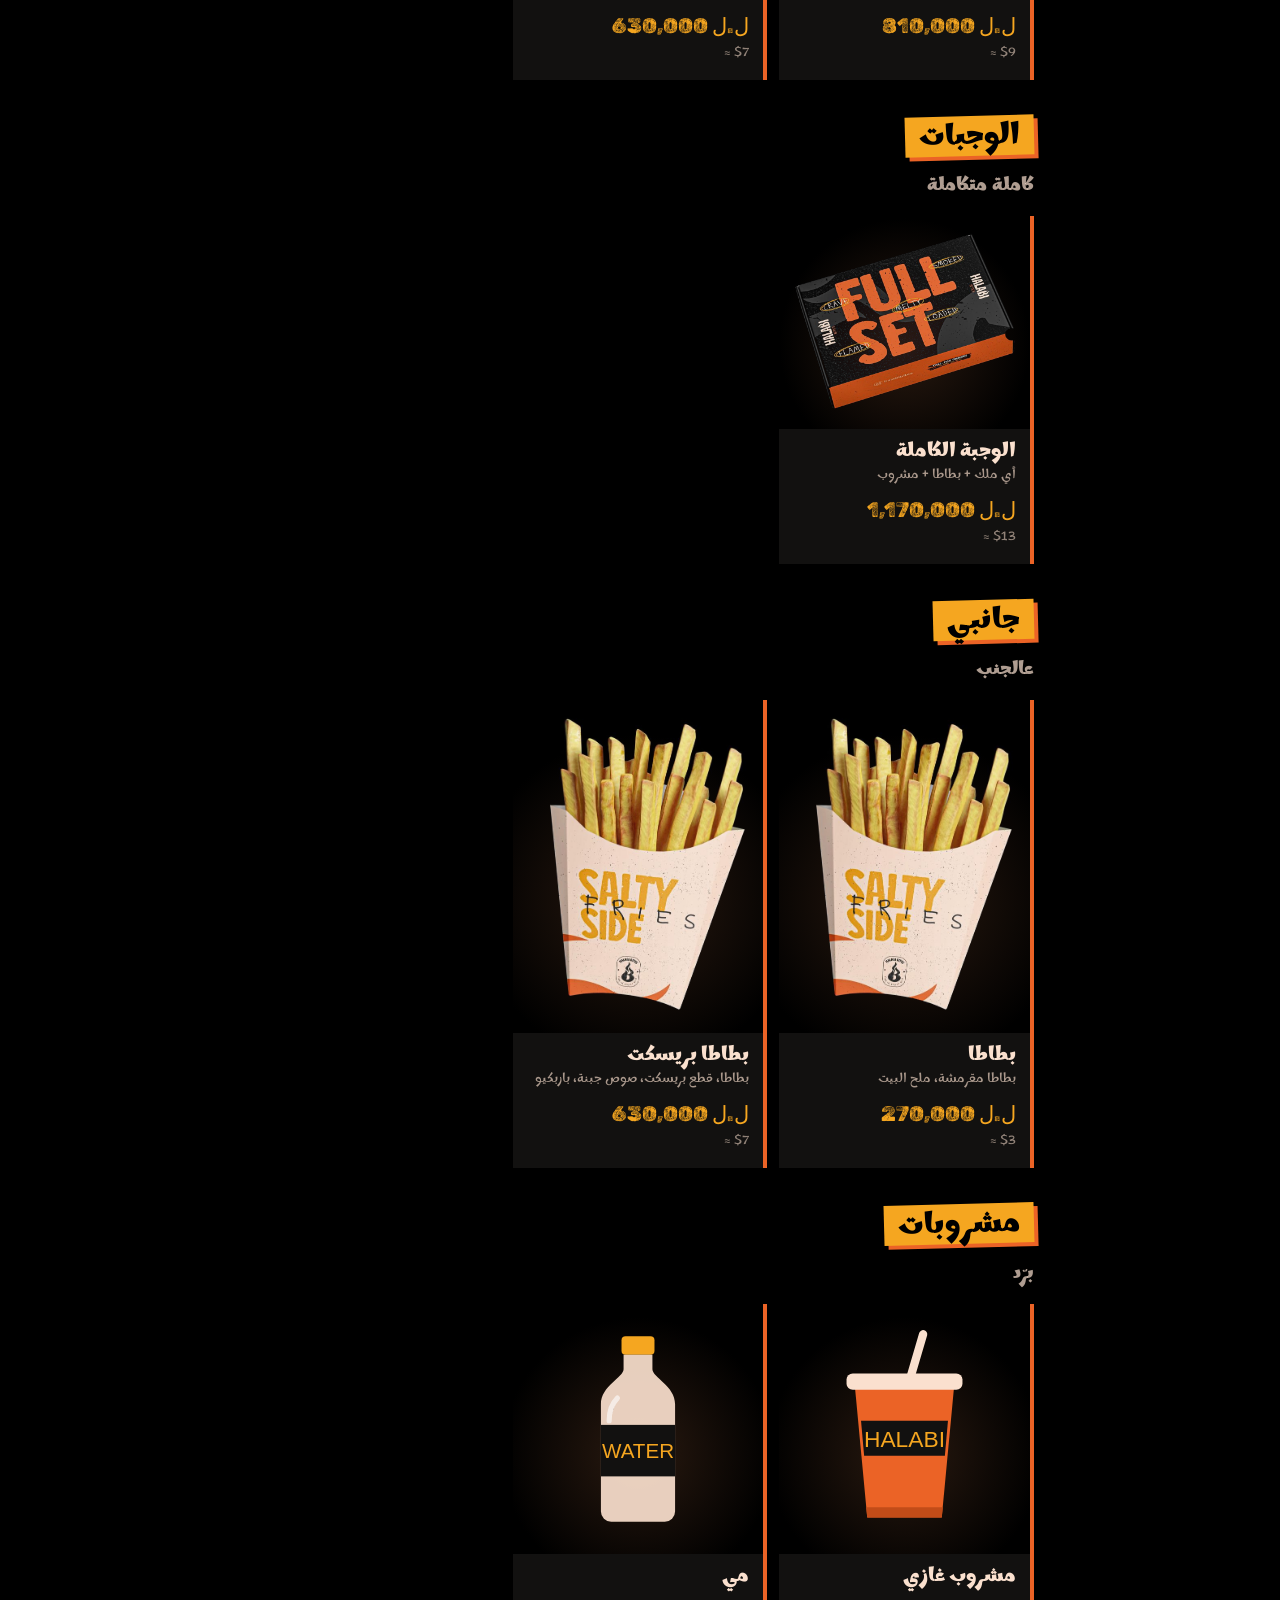
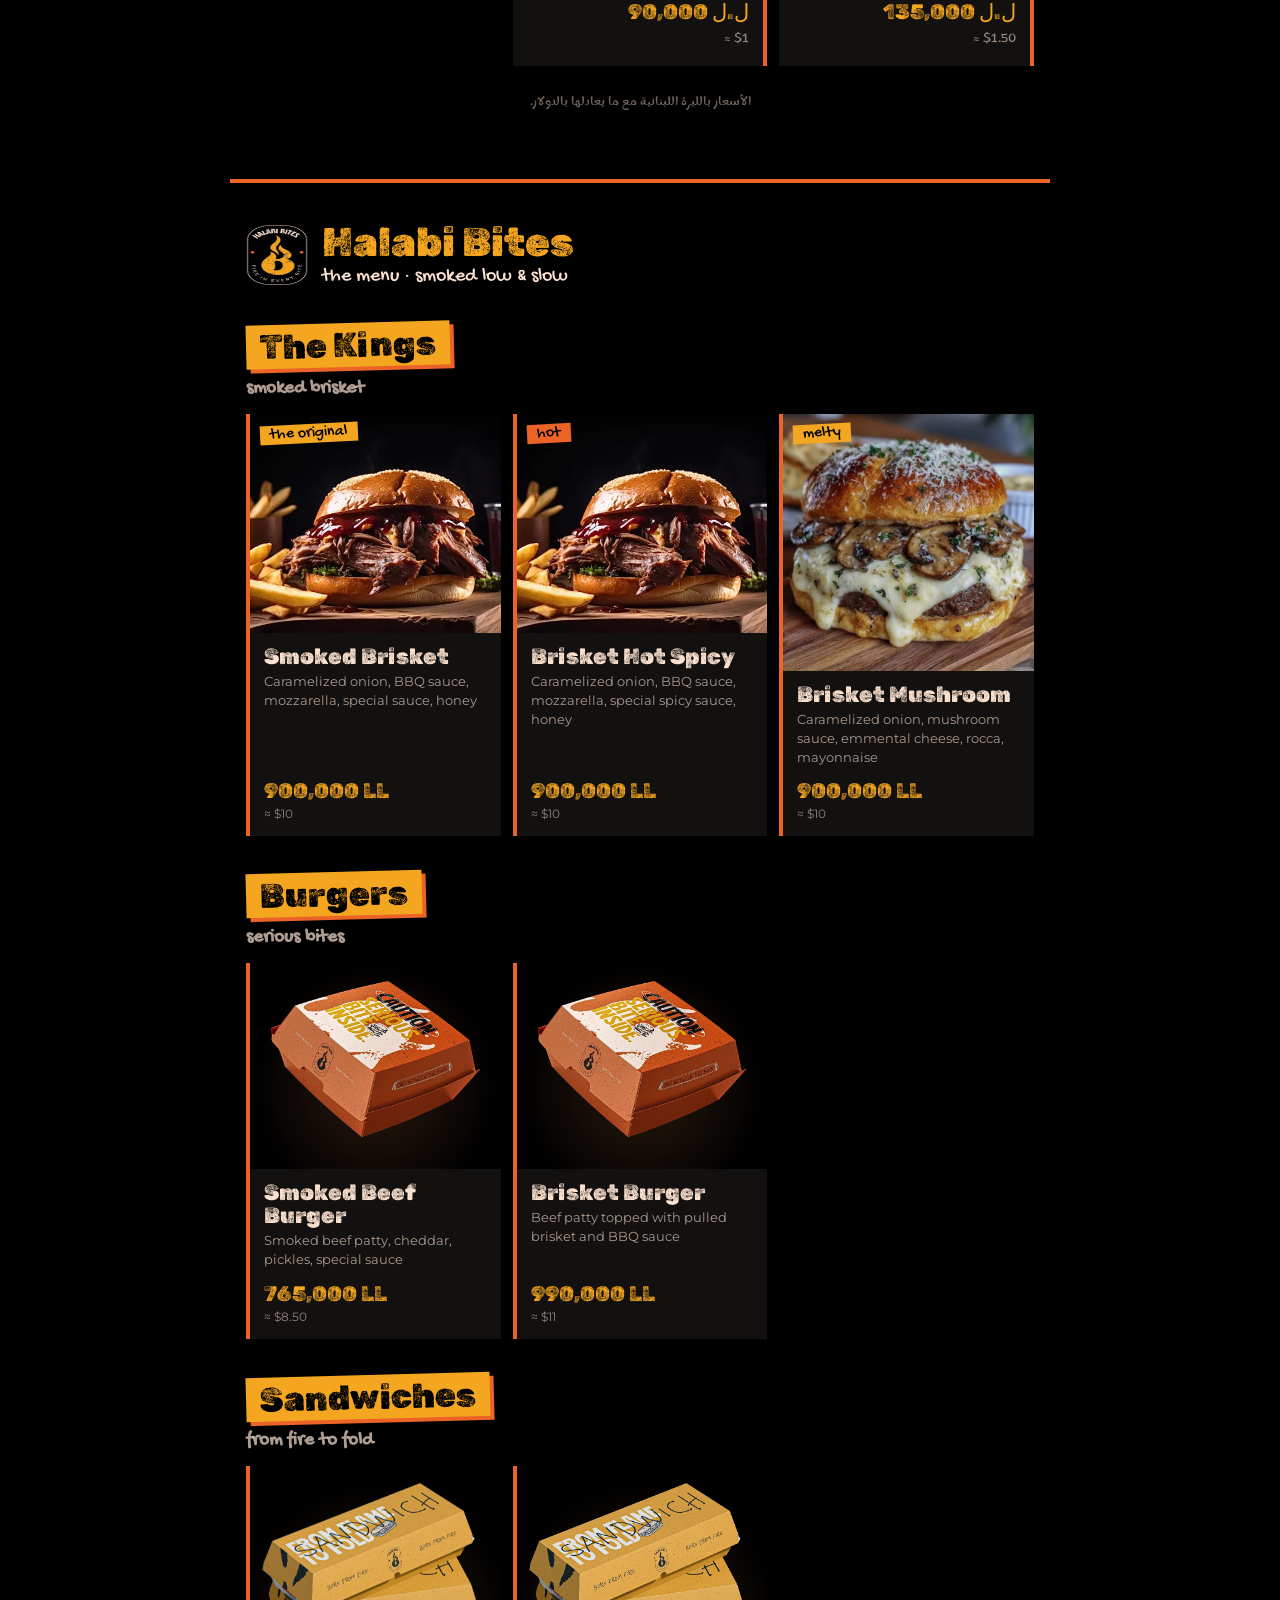
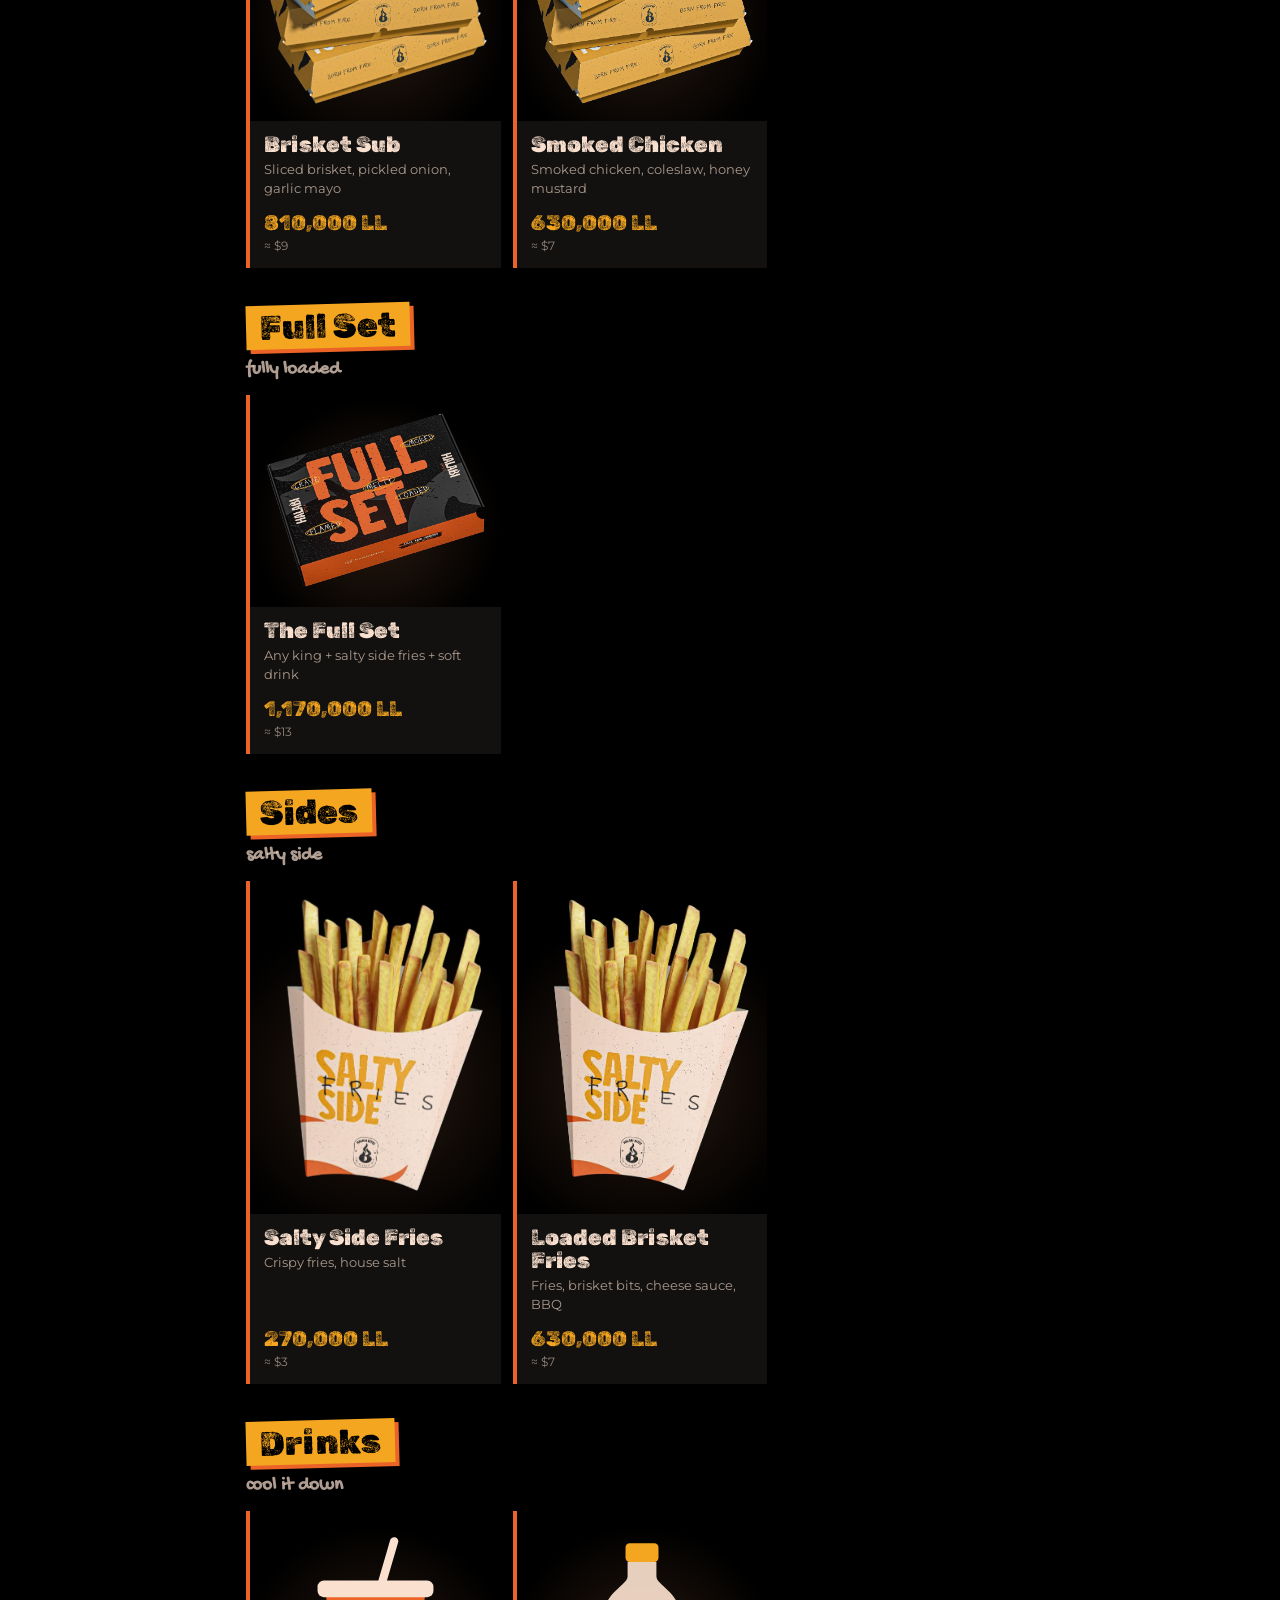
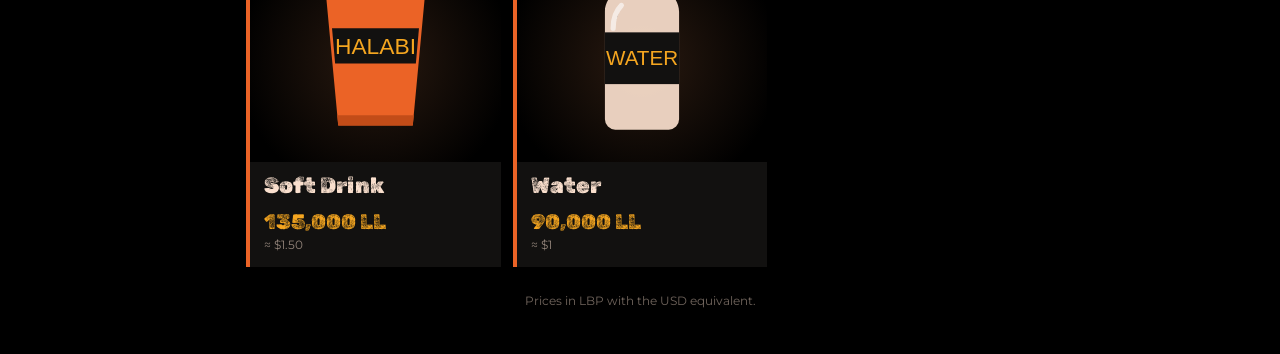
<file: inhousemenu/index.html>
<!DOCTYPE html>
<html lang="ar">
<head>
<meta charset="utf-8">
<meta name="viewport" content="width=device-width, initial-scale=1, viewport-fit=cover">
<meta name="robots" content="noindex">
<title>Halabi Bites | Menu</title>
<link rel="icon" href="../assets/img/badge.jpg">
<link rel="preconnect" href="https://fonts.googleapis.com"><link rel="preconnect" href="https://fonts.gstatic.com" crossorigin>
<link href="https://fonts.googleapis.com/css2?family=Rubik+Dirt&family=Gochi+Hand&family=Montserrat:wght@400;700&family=Marhey:wght@500;700&family=Cairo:wght@500;700&display=swap" rel="stylesheet">
<style>
*{box-sizing:border-box;margin:0;padding:0}
html{-webkit-text-size-adjust:100%}
body{overflow-x:hidden}
img{display:block;max-width:100%}
body{background:#000;color:#fae0ce;font-family:"Montserrat","Marhey",system-ui,sans-serif}
[dir=rtl]{font-family:"Marhey","Cairo",system-ui,sans-serif}
.half{max-width:820px;margin:0 auto;padding:26px 16px 46px}
.en{margin-top:20px;padding-top:40px;border-top:4px solid #eb6326}
.top{display:flex;align-items:center;gap:14px}
.top img{width:62px;height:62px;border-radius:12px}
.top h1{font-family:"Rubik Dirt",sans-serif;font-weight:400;font-size:40px;line-height:1;color:#f5a620}
[dir=rtl] .top h1{font-family:"Marhey",sans-serif;font-weight:700}
.top h1 small{display:block;font-family:"Gochi Hand",cursive;font-size:20px;color:#fae0ce;margin-top:4px}
[dir=rtl] .top h1 small{font-family:"Marhey",sans-serif;font-size:16px}
.hint{font-family:"Gochi Hand","Marhey",cursive;font-size:18px;color:#eb6326;margin-top:12px}
.cat{margin:36px 0 14px}
.cat span{display:inline-block;font-family:"Rubik Dirt",sans-serif;font-weight:400;font-size:34px;line-height:1;color:#000;background:#f5a620;padding:6px 14px 4px;transform:rotate(-1.5deg);box-shadow:4px 4px 0 #eb6326}
[dir=rtl] .cat span{font-family:"Marhey",sans-serif;font-weight:700;font-size:30px}
.cat small{display:block;font-family:"Gochi Hand","Marhey",cursive;font-size:19px;color:rgba(250,224,206,.7);margin-top:10px}
.grid{display:grid;gap:12px;grid-template-columns:repeat(auto-fill,minmax(240px,1fr))}
.it{background:#121110;border-inline-start:4px solid #eb6326;display:flex;flex-direction:column;overflow:hidden}
.vis{position:relative;aspect-ratio:16/10;background:radial-gradient(circle at 50% 60%,#2a1a10,#000 70%)}
.vis img{width:100%;height:100%;object-fit:cover}
.vis img.pk{object-fit:contain;padding:12px;mix-blend-mode:lighten}
.vis img.svg{mix-blend-mode:normal;padding:22px}
.tag{position:absolute;top:10px;inset-inline-start:10px;font-family:"Gochi Hand","Marhey",cursive;font-size:16px;background:#f5a620;color:#000;padding:0 10px;transform:rotate(-3deg)}
.tag.hot{background:#eb6326}
.bd{padding:12px 14px 14px;display:flex;flex-direction:column;gap:4px;flex:1}
.bd h3{font-family:"Rubik Dirt",sans-serif;font-weight:400;font-size:22px;line-height:1.05}
[dir=rtl] .bd h3{font-family:"Marhey",sans-serif;font-weight:700;font-size:20px}
.bd p{font-size:13px;color:rgba(250,224,206,.65);line-height:1.45}
.pr{margin-top:auto;padding-top:8px;direction:ltr;text-align:start}
[dir=rtl] .pr{text-align:right}
.pr b{display:block;font-family:"Rubik Dirt",sans-serif;font-weight:400;font-size:21px;color:#f5a620}
.pr small{font-size:12px;color:rgba(250,224,206,.55)}
.foot{font-size:12px;color:rgba(250,224,206,.45);margin-top:26px;text-align:center}
</style>
</head>
<body>
<section class="half" lang="ar" dir="rtl">
<header class="top"><img src="../assets/img/badge.jpg" alt=""><h1>حلبي بايتس<small>المنيو · مثل الطازة ما في</small></h1></header>
<p class="hint">المنيو بالإنكليزي تحت ↓ · English menu below</p>
<h2 class="cat"><span>الملوك</span><small>بريسكت مدخّن</small></h2><div class="grid">
<article class="it"><div class="vis"><img class="ph" src="../assets/img/brisket.jpg" alt="" loading="lazy"><span class="tag">الأصلي</span></div>
<div class="bd"><h3>بريسكت مدخّن</h3><p>بصل مكرمل، صوص باربكيو، موزاريلا، صوص خاص، عسل</p><div class="pr"><b>900,000 ل.ل</b><small>≈ $10</small></div></div></article>
<article class="it"><div class="vis"><img class="ph" src="../assets/img/brisket.jpg" alt="" loading="lazy"><span class="tag hot">حار</span></div>
<div class="bd"><h3>بريسكت حار</h3><p>بصل مكرمل، صوص باربكيو، موزاريلا، صوص حار خاص، عسل</p><div class="pr"><b>900,000 ل.ل</b><small>≈ $10</small></div></div></article>
<article class="it"><div class="vis"><img class="ph" src="../assets/img/mushroom.jpg" alt="" loading="lazy"><span class="tag">بيدوب</span></div>
<div class="bd"><h3>بريسكت مشروم</h3><p>بصل مكرمل، صوص مشروم، جبنة إمنتال، روكا، مايونيز</p><div class="pr"><b>900,000 ل.ل</b><small>≈ $10</small></div></div></article>
</div>
<h2 class="cat"><span>برغر</span><small>عضّات جدّية</small></h2><div class="grid">
<article class="it"><div class="vis"><img class="pk" src="../assets/pk/burgerbox.jpg" alt="" loading="lazy"></div>
<div class="bd"><h3>برغر لحمة مدخّن</h3><p>لحمة مدخّنة، شيدر، كبيس، صوص خاص</p><div class="pr"><b>765,000 ل.ل</b><small>≈ $8.50</small></div></div></article>
<article class="it"><div class="vis"><img class="pk" src="../assets/pk/burgerbox.jpg" alt="" loading="lazy"></div>
<div class="bd"><h3>برغر بريسكت</h3><p>لحمة مع بريسكت مفتّت وصوص باربكيو</p><div class="pr"><b>990,000 ل.ل</b><small>≈ $11</small></div></div></article>
</div>
<h2 class="cat"><span>سندويشات</span><small>من النار للسندويشة</small></h2><div class="grid">
<article class="it"><div class="vis"><img class="pk" src="../assets/pk/sandwich.jpg" alt="" loading="lazy"></div>
<div class="bd"><h3>سندويش بريسكت</h3><p>بريسكت مشرّح، بصل مخلّل، مايونيز بالتوم</p><div class="pr"><b>810,000 ل.ل</b><small>≈ $9</small></div></div></article>
<article class="it"><div class="vis"><img class="pk" src="../assets/pk/sandwich.jpg" alt="" loading="lazy"></div>
<div class="bd"><h3>دجاج مدخّن</h3><p>دجاج مدخّن، كولسلو، هاني ماسترد</p><div class="pr"><b>630,000 ل.ل</b><small>≈ $7</small></div></div></article>
</div>
<h2 class="cat"><span>الوجبات</span><small>كاملة متكاملة</small></h2><div class="grid">
<article class="it"><div class="vis"><img class="pk" src="../assets/pk/combobox.jpg" alt="" loading="lazy"></div>
<div class="bd"><h3>الوجبة الكاملة</h3><p>أي ملك + بطاطا + مشروب</p><div class="pr"><b>1,170,000 ل.ل</b><small>≈ $13</small></div></div></article>
</div>
<h2 class="cat"><span>جانبي</span><small>عالجنب</small></h2><div class="grid">
<article class="it"><div class="vis"><img class="pk" src="../assets/pk/fries.jpg" alt="" loading="lazy"></div>
<div class="bd"><h3>بطاطا</h3><p>بطاطا مقرمشة، ملح البيت</p><div class="pr"><b>270,000 ل.ل</b><small>≈ $3</small></div></div></article>
<article class="it"><div class="vis"><img class="pk" src="../assets/pk/fries.jpg" alt="" loading="lazy"></div>
<div class="bd"><h3>بطاطا بريسكت</h3><p>بطاطا، قطع بريسكت، صوص جبنة، باربكيو</p><div class="pr"><b>630,000 ل.ل</b><small>≈ $7</small></div></div></article>
</div>
<h2 class="cat"><span>مشروبات</span><small>برّد</small></h2><div class="grid">
<article class="it"><div class="vis"><img class="pk svg" src="../assets/pk/cup.svg" alt="" loading="lazy"></div>
<div class="bd"><h3>مشروب غازي</h3><div class="pr"><b>135,000 ل.ل</b><small>≈ $1.50</small></div></div></article>
<article class="it"><div class="vis"><img class="pk svg" src="../assets/pk/bottle.svg" alt="" loading="lazy"></div>
<div class="bd"><h3>مي</h3><div class="pr"><b>90,000 ل.ل</b><small>≈ $1</small></div></div></article>
</div><p class="foot">الأسعار بالليرة اللبنانية مع ما يعادلها بالدولار.</p>
</section>
<section class="half en" lang="en" dir="ltr" id="english">
<header class="top"><img src="../assets/img/badge.jpg" alt=""><h1>Halabi Bites<small>the menu · smoked low & slow</small></h1></header>
<h2 class="cat"><span>The Kings</span><small>smoked brisket</small></h2><div class="grid">
<article class="it"><div class="vis"><img class="ph" src="../assets/img/brisket.jpg" alt="" loading="lazy"><span class="tag">the original</span></div>
<div class="bd"><h3>Smoked Brisket</h3><p>Caramelized onion, BBQ sauce, mozzarella, special sauce, honey</p><div class="pr"><b>900,000 LL</b><small>≈ $10</small></div></div></article>
<article class="it"><div class="vis"><img class="ph" src="../assets/img/brisket.jpg" alt="" loading="lazy"><span class="tag hot">hot</span></div>
<div class="bd"><h3>Brisket Hot Spicy</h3><p>Caramelized onion, BBQ sauce, mozzarella, special spicy sauce, honey</p><div class="pr"><b>900,000 LL</b><small>≈ $10</small></div></div></article>
<article class="it"><div class="vis"><img class="ph" src="../assets/img/mushroom.jpg" alt="" loading="lazy"><span class="tag">melty</span></div>
<div class="bd"><h3>Brisket Mushroom</h3><p>Caramelized onion, mushroom sauce, emmental cheese, rocca, mayonnaise</p><div class="pr"><b>900,000 LL</b><small>≈ $10</small></div></div></article>
</div>
<h2 class="cat"><span>Burgers</span><small>serious bites</small></h2><div class="grid">
<article class="it"><div class="vis"><img class="pk" src="../assets/pk/burgerbox.jpg" alt="" loading="lazy"></div>
<div class="bd"><h3>Smoked Beef Burger</h3><p>Smoked beef patty, cheddar, pickles, special sauce</p><div class="pr"><b>765,000 LL</b><small>≈ $8.50</small></div></div></article>
<article class="it"><div class="vis"><img class="pk" src="../assets/pk/burgerbox.jpg" alt="" loading="lazy"></div>
<div class="bd"><h3>Brisket Burger</h3><p>Beef patty topped with pulled brisket and BBQ sauce</p><div class="pr"><b>990,000 LL</b><small>≈ $11</small></div></div></article>
</div>
<h2 class="cat"><span>Sandwiches</span><small>from fire to fold</small></h2><div class="grid">
<article class="it"><div class="vis"><img class="pk" src="../assets/pk/sandwich.jpg" alt="" loading="lazy"></div>
<div class="bd"><h3>Brisket Sub</h3><p>Sliced brisket, pickled onion, garlic mayo</p><div class="pr"><b>810,000 LL</b><small>≈ $9</small></div></div></article>
<article class="it"><div class="vis"><img class="pk" src="../assets/pk/sandwich.jpg" alt="" loading="lazy"></div>
<div class="bd"><h3>Smoked Chicken</h3><p>Smoked chicken, coleslaw, honey mustard</p><div class="pr"><b>630,000 LL</b><small>≈ $7</small></div></div></article>
</div>
<h2 class="cat"><span>Full Set</span><small>fully loaded</small></h2><div class="grid">
<article class="it"><div class="vis"><img class="pk" src="../assets/pk/combobox.jpg" alt="" loading="lazy"></div>
<div class="bd"><h3>The Full Set</h3><p>Any king + salty side fries + soft drink</p><div class="pr"><b>1,170,000 LL</b><small>≈ $13</small></div></div></article>
</div>
<h2 class="cat"><span>Sides</span><small>salty side</small></h2><div class="grid">
<article class="it"><div class="vis"><img class="pk" src="../assets/pk/fries.jpg" alt="" loading="lazy"></div>
<div class="bd"><h3>Salty Side Fries</h3><p>Crispy fries, house salt</p><div class="pr"><b>270,000 LL</b><small>≈ $3</small></div></div></article>
<article class="it"><div class="vis"><img class="pk" src="../assets/pk/fries.jpg" alt="" loading="lazy"></div>
<div class="bd"><h3>Loaded Brisket Fries</h3><p>Fries, brisket bits, cheese sauce, BBQ</p><div class="pr"><b>630,000 LL</b><small>≈ $7</small></div></div></article>
</div>
<h2 class="cat"><span>Drinks</span><small>cool it down</small></h2><div class="grid">
<article class="it"><div class="vis"><img class="pk svg" src="../assets/pk/cup.svg" alt="" loading="lazy"></div>
<div class="bd"><h3>Soft Drink</h3><div class="pr"><b>135,000 LL</b><small>≈ $1.50</small></div></div></article>
<article class="it"><div class="vis"><img class="pk svg" src="../assets/pk/bottle.svg" alt="" loading="lazy"></div>
<div class="bd"><h3>Water</h3><div class="pr"><b>90,000 LL</b><small>≈ $1</small></div></div></article>
</div><p class="foot">Prices in LBP with the USD equivalent.</p>
</section>
</body>
</html>
</file>
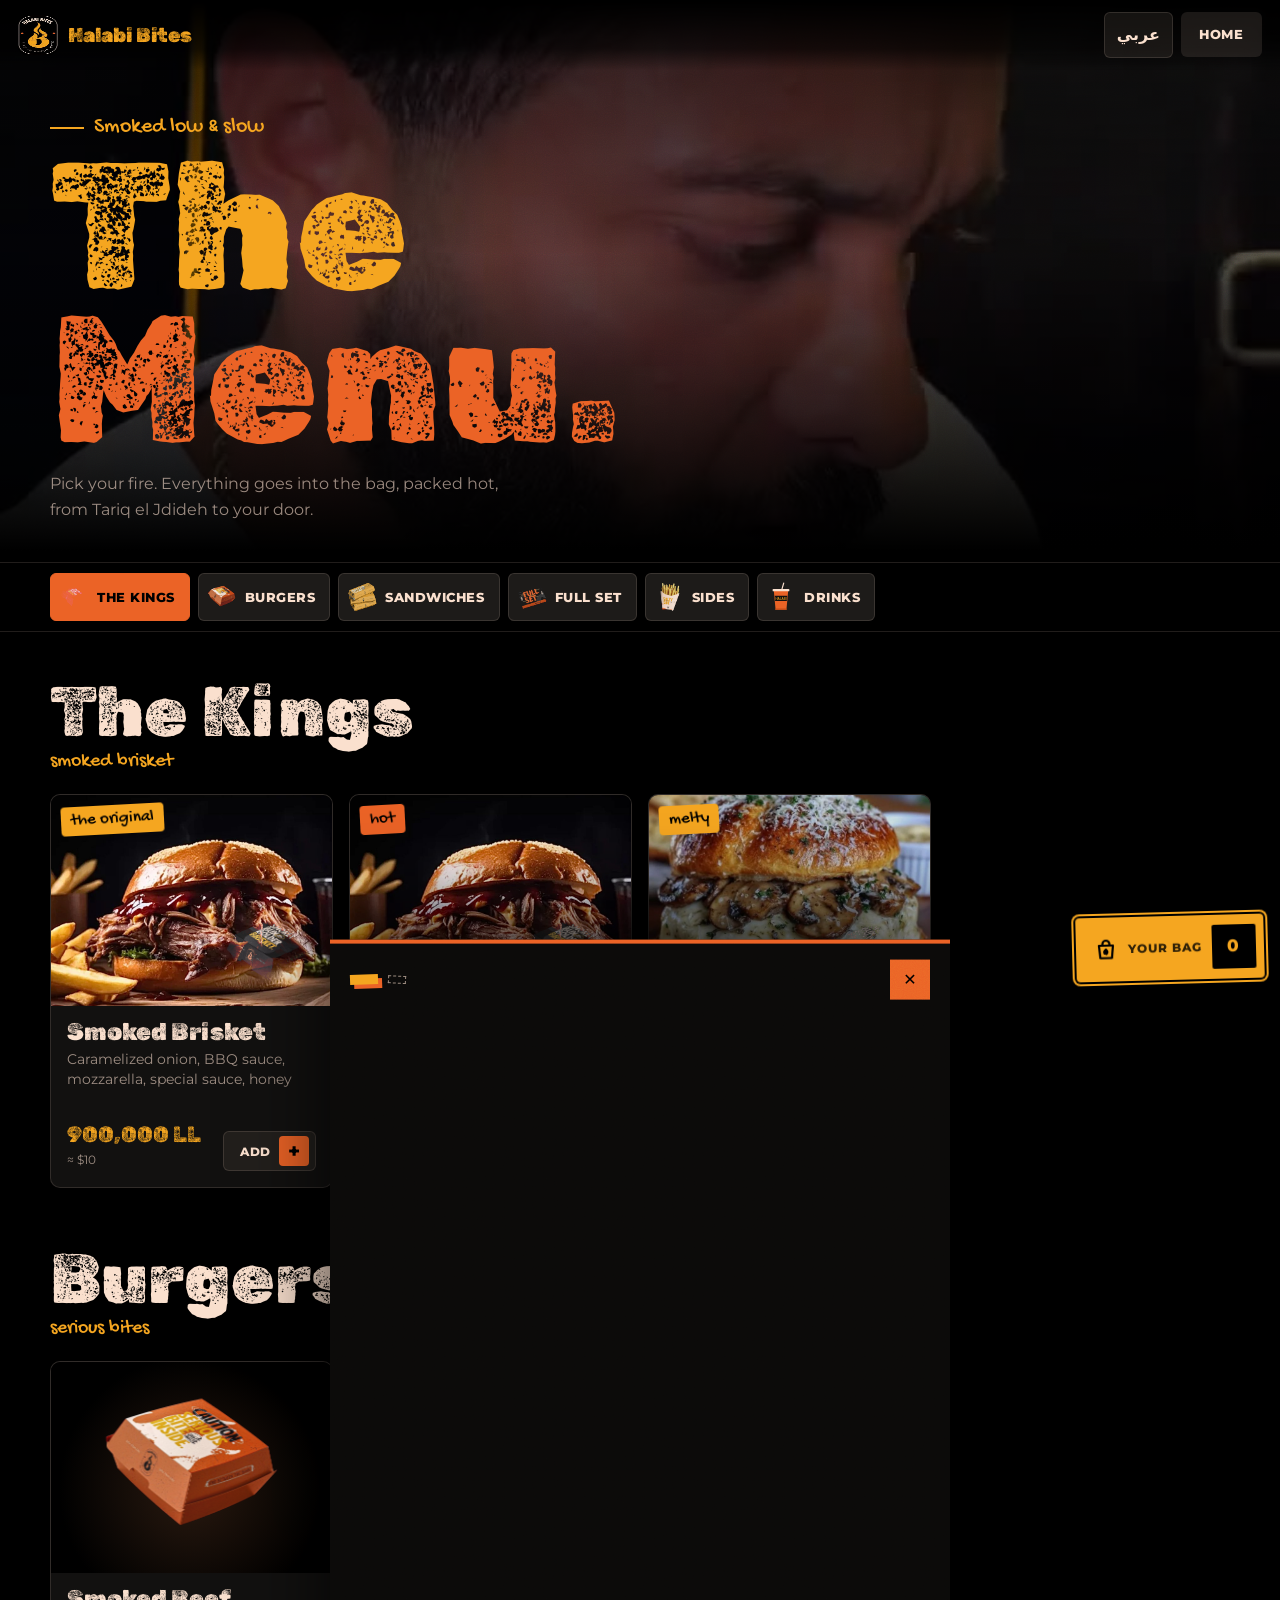
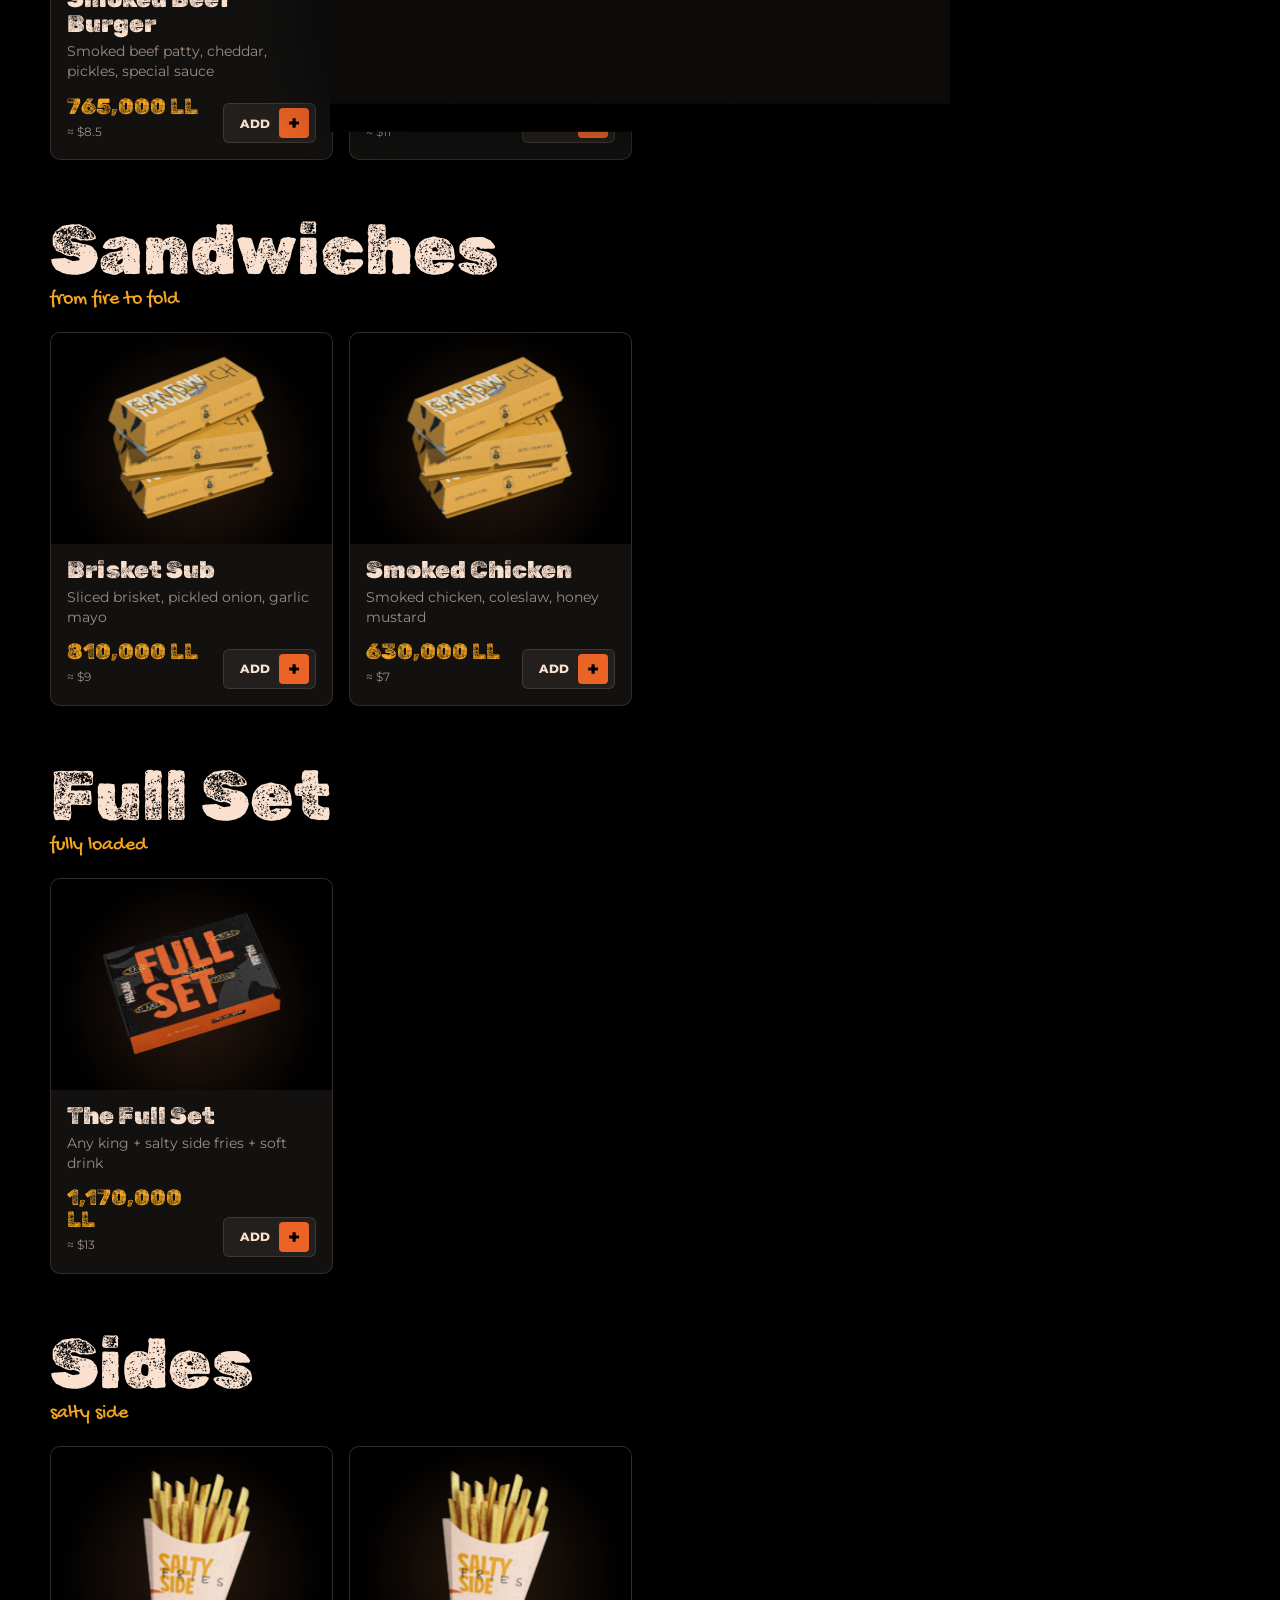
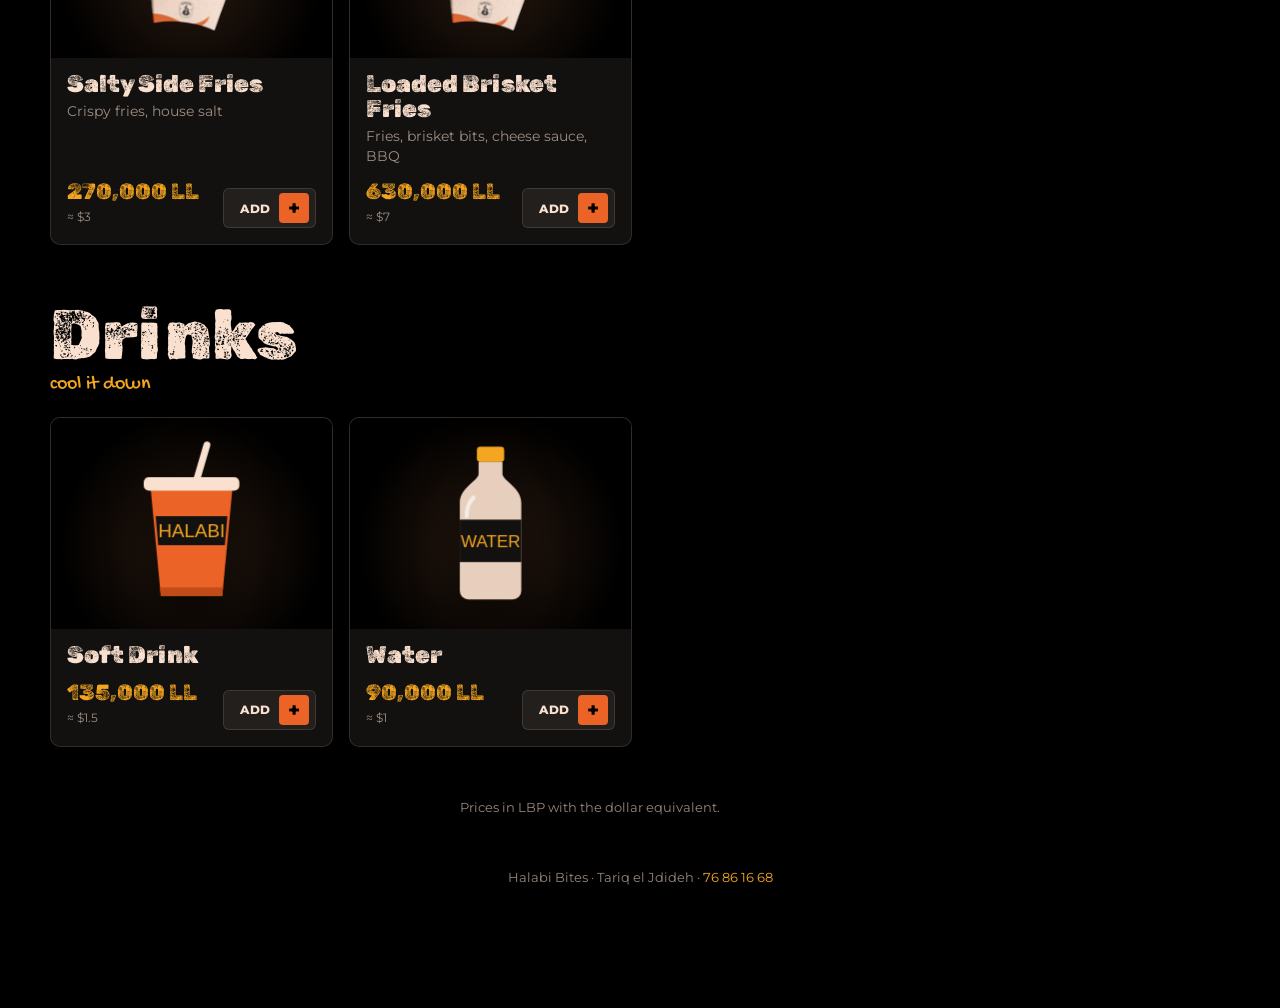
<file: menu/index.html>
<!DOCTYPE html>
<html lang="en" dir="ltr">
<head>
<meta charset="utf-8">
<meta name="viewport" content="width=device-width, initial-scale=1, viewport-fit=cover">
<title>Menu | Halabi Bites · Smoked low &amp; slow</title>
<meta name="description" content="Halabi Bites menu: smoked brisket, burgers, sandwiches, full sets and sides. Order online, Tariq el Jdideh.">
<meta name="theme-color" content="#000000">
<meta property="og:title" content="Halabi Bites | Menu">
<meta property="og:image" content="../assets/img/poster.jpg">
<link rel="icon" href="../assets/img/badge.jpg">
<link rel="preconnect" href="https://fonts.googleapis.com"><link rel="preconnect" href="https://fonts.gstatic.com" crossorigin>
<link href="https://fonts.googleapis.com/css2?family=Rubik+Dirt&family=Gochi+Hand&family=Montserrat:wght@400;600;800&family=Marhey:wght@500;700&family=Cairo:wght@500;700&display=swap" rel="stylesheet">
<link rel="stylesheet" href="../assets/order.css">
<link rel="stylesheet" href="../assets/halabi-order.css">
<style>
:root{--or:#eb6326;--yl:#f5a620;--iv:#fae0ce;--bk:#000;--ch:#121110;--sm:#1d1b19;--mute:rgba(250,224,206,.6);--line:rgba(250,224,206,.13);
  --dirt:"Rubik Dirt","Impact","Arial Black",sans-serif;--hand:"Gochi Hand","Comic Sans MS",cursive;--body:"Montserrat",system-ui,-apple-system,"Segoe UI",sans-serif;--ar:"Marhey","Cairo",sans-serif;
  --o-bg:#0b0a09;--o-card:#161412;--o-card2:#221f1c;--o-ink:#fae0ce;--o-mute:rgba(250,224,206,.6);--o-acc:#eb6326;--o-acc-ink:#000;--o-line:rgba(250,224,206,.13);--o-head:var(--dirt);--o-r:10px}
*{box-sizing:border-box;margin:0;padding:0}
html{-webkit-text-size-adjust:100%;scroll-behavior:smooth}
html,body{overflow-x:hidden}@supports (overflow:clip){html,body{overflow-x:clip}}
body{background:#000;color:var(--iv);font-family:var(--body);line-height:1.6}
html[lang=ar] body{font-family:var(--ar)}
a{color:inherit;text-decoration:none}button{font:inherit;color:inherit}
img{display:block;max-width:100%}
.wrap{width:min(1180px,100% - 32px);margin-inline:auto}
.grain::after{content:"";position:absolute;inset:0;pointer-events:none;opacity:.22;mix-blend-mode:overlay;background-image:url("data:image/svg+xml,%3Csvg xmlns='http://www.w3.org/2000/svg' width='140' height='140'%3E%3Cfilter id='n'%3E%3CfeTurbulence type='fractalNoise' baseFrequency='.9' numOctaves='2'/%3E%3C/filter%3E%3Crect width='140' height='140' filter='url(%23n)'/%3E%3C/svg%3E")}
.btn{display:inline-flex;align-items:center;justify-content:center;gap:8px;padding:12px 18px;border-radius:6px;font-weight:800;font-size:13px;letter-spacing:.06em;text-transform:uppercase;white-space:nowrap;border:0;cursor:pointer}
.btn.or{background:var(--or);color:#000}.btn.gh{background:rgba(250,224,206,.1)}

.nav{position:fixed;top:0;left:0;right:0;z-index:60;display:flex;align-items:center;justify-content:space-between;gap:10px;padding:12px 18px;background:linear-gradient(#000,rgba(0,0,0,.6) 70%,transparent)}
.brand{display:flex;align-items:center;gap:10px;font-family:var(--dirt);font-size:20px;color:var(--yl)}
.brand img{width:40px;height:40px;border-radius:8px}
.navr{display:flex;gap:8px;align-items:center}
.lang{background:rgba(250,224,206,.08);border:1px solid var(--line);border-radius:6px;padding:9px 12px;font-weight:700;cursor:pointer}

/* header */
.mh{position:relative;min-height:62svh;display:flex;align-items:flex-end;overflow:hidden;padding:110px 0 40px}
.mh video{position:absolute;inset:0;width:100%;height:100%;object-fit:cover;opacity:.55}
.mh::before{content:"";position:absolute;inset:0;z-index:1;background:linear-gradient(0deg,#000 2%,rgba(0,0,0,.35) 55%,rgba(0,0,0,.7))}
.mh .wrap{position:relative;z-index:2}
.mh .k{font-family:var(--hand);font-size:22px;color:var(--yl);display:flex;align-items:center;gap:10px}
.mh .k::before{content:"";width:34px;height:2px;background:var(--yl)}
.mh h1{font-family:var(--dirt);font-weight:400;font-size:clamp(72px,16vw,180px);line-height:.85;color:var(--yl);margin-top:6px;letter-spacing:.01em}
.mh h1 span{display:block;color:var(--or)}
.mh p{max-width:44ch;color:var(--mute);margin-top:14px;font-size:16px}
html[lang=ar] .mh h1{font-family:var(--ar);font-weight:700;line-height:1.15}

/* category bar */
.cats{position:sticky;top:62px;z-index:40;background:rgba(0,0,0,.88);backdrop-filter:blur(8px);-webkit-backdrop-filter:blur(8px);border-block:1px solid var(--line)}
.cats .wrap{display:flex;gap:8px;overflow-x:auto;padding:10px 0;scrollbar-width:none}.cats .wrap::-webkit-scrollbar{display:none}
.cats button{flex:none;display:flex;align-items:center;gap:8px;padding:8px 14px 8px 8px;border-radius:6px;background:var(--sm);border:1px solid var(--line);font-weight:800;font-size:13px;letter-spacing:.04em;text-transform:uppercase;cursor:pointer;transition:all .2s}
html[dir=rtl] .cats button{padding:8px 8px 8px 14px}
.cats button img{width:30px;height:30px;object-fit:contain;mix-blend-mode:lighten}.cats button img[src$='.svg']{mix-blend-mode:normal}
.cats button.on{background:var(--or);color:#000;border-color:var(--or)}

/* sections + cards */
.cat{padding:46px 0 10px;scroll-margin-top:130px}
.cat h2{font-family:var(--dirt);font-weight:400;font-size:clamp(40px,7vw,70px);line-height:1;color:var(--iv)}
html[lang=ar] .cat h2{font-family:var(--ar);font-weight:700}
.cat h2 small{display:block;font-family:var(--hand);font-size:20px;color:var(--yl);margin-top:4px}
.grid{display:grid;gap:16px;margin-top:22px;grid-template-columns:repeat(auto-fill,minmax(270px,1fr))}
.card{position:relative;background:var(--ch);border:1px solid var(--line);border-radius:10px;overflow:hidden;display:flex;flex-direction:column;transform-style:preserve-3d;transition:transform .2s ease-out,border-color .3s,box-shadow .3s;will-change:transform}
.card:has(.o-step.sold){opacity:.5}
.card:has(.o-step.on){border-color:var(--or);box-shadow:0 20px 50px -20px rgba(235,99,38,.6)}
.card .vis{position:relative;aspect-ratio:4/3;background:radial-gradient(circle at 50% 60%,#2a1a10,#000 70%);overflow:hidden;perspective:700px}
.card .vis .ph{width:100%;height:100%;object-fit:cover;transition:transform .6s}
.card:hover .vis .ph{transform:scale(1.06)}
.card .vis .pk.svg{mix-blend-mode:normal}
.card .vis .pk{position:absolute;width:62%;left:19%;top:12%;height:76%;object-fit:contain;mix-blend-mode:lighten;filter:drop-shadow(0 20px 20px rgba(0,0,0,.6));animation:bob 4s ease-in-out infinite;transform:translateZ(40px)}
.card .vis .ph + .pk{width:34%;height:42%;left:auto;right:4%;top:auto;bottom:4%;animation:none;transform:rotate(-8deg)}
html[dir=rtl] .card .vis .ph + .pk{right:auto;left:4%;transform:rotate(8deg)}
@keyframes bob{50%{transform:translateY(-8px) rotate(-3deg)}}
.card .tag{position:absolute;top:10px;inset-inline-start:10px;font-family:var(--hand);font-size:17px;background:var(--yl);color:#000;padding:1px 10px;border-radius:4px;transform:rotate(-3deg)}
.card .tag.hot{background:var(--or)}
.card .bd{padding:14px 16px 16px;display:flex;flex-direction:column;gap:4px;flex:1}
.card h3{font-family:var(--dirt);font-weight:400;font-size:24px;line-height:1.05}
html[lang=ar] .card h3{font-family:var(--ar);font-weight:700}
.card p{color:var(--mute);font-size:13.5px;line-height:1.5}
.card .row{display:flex;align-items:flex-end;justify-content:space-between;gap:10px;margin-top:auto;padding-top:10px}
.card .row .pr{direction:ltr}
.card .row .pr b{display:block;font-family:var(--dirt);font-weight:400;font-size:22px;color:var(--yl);line-height:1}
.card .row .pr small{font-size:12px;color:var(--mute)}
.card .o-step{border-radius:6px}.card .o-step .o-add{text-transform:uppercase;letter-spacing:.06em;font-size:12px}
.card .o-step .o-add i{border-radius:4px}
.note{color:var(--mute);font-size:13px;margin:40px 0 0;text-align:center}

/* bag in the corner */
.o-fab{border-radius:10px;height:64px}.o-fab i{border-radius:8px}
.o-fly-pk{background:none;box-shadow:none;border-radius:0;width:80px;height:80px;overflow:visible}
.o-fly-pk img{object-fit:contain;mix-blend-mode:lighten;filter:drop-shadow(0 10px 14px rgba(0,0,0,.7))}

/* 3D packing scene in the cart */
.pack{position:relative;height:210px;margin:-16px -20px 16px;perspective:900px;overflow:hidden;background:radial-gradient(ellipse at 50% 100%,rgba(235,99,38,.32),transparent 65%),#000;border-bottom:3px solid var(--or)}
.pack .cap{position:absolute;top:10px;left:0;right:0;text-align:center;font-family:var(--hand);font-size:20px;color:var(--yl);z-index:2}
.pack .stage{position:absolute;inset:0;transform-style:preserve-3d;transform:rotateX(14deg);transition:transform .3s ease-out}
.pack .counter{position:absolute;left:-10%;right:-10%;bottom:-40px;height:110px;background:linear-gradient(#2a1a10,#0d0805);transform:rotateX(72deg);transform-origin:50% 100%;box-shadow:0 -2px 0 rgba(245,166,32,.4)}
.pack .line{position:absolute;left:12px;right:12px;bottom:34px;display:flex;align-items:flex-end;justify-content:center;gap:8px;transform-style:preserve-3d}
.pack .it{position:relative;flex:0 1 calc((100% - 8px * (var(--n) - 1)) / var(--n));max-width:92px;aspect-ratio:1;animation:drop .6s cubic-bezier(.3,1.5,.5,1) both}
.pack .it img{width:100%;height:100%;object-fit:contain;mix-blend-mode:lighten;filter:drop-shadow(0 12px 10px rgba(0,0,0,.8))}
.pack .it.svg img{mix-blend-mode:normal;padding:10%}
.pack .it b{position:absolute;top:-6px;inset-inline-end:-2px;min-width:24px;height:24px;padding:0 5px;background:var(--yl);color:#000;font-size:13px;display:grid;place-items:center;font-weight:900;font-family:var(--body);transform:rotate(6deg)}
.pack .bagit{max-width:118px;flex-basis:calc((100% - 8px * (var(--n) - 1)) / var(--n) * 1.25)}
.pack .bagit img{animation:bagWob 2.4s ease-in-out infinite}
@keyframes drop{from{transform:translateY(-200px) rotate(-25deg);opacity:0}to{transform:none;opacity:1}}
@keyframes bagWob{50%{transform:rotate(-2deg) translateY(-3px)}}
.done-bag{position:relative;width:170px;height:190px;margin:0 auto;animation:bagIn .9s cubic-bezier(.3,1.6,.5,1) both}
.done-bag img{width:100%;height:100%;object-fit:contain;mix-blend-mode:lighten}
.done-bag .seal{position:absolute;left:50%;top:22%;transform:translateX(-50%) rotate(-12deg) scale(0);background:var(--yl);color:#000;font-family:var(--dirt);font-size:20px;padding:4px 12px;border-radius:4px;animation:seal .5s .7s cubic-bezier(.3,1.8,.5,1) forwards;white-space:nowrap}
@keyframes bagIn{from{transform:translateY(-120px) rotate(-12deg);opacity:0}}
@keyframes seal{to{transform:translateX(-50%) rotate(-12deg) scale(1)}}
footer{color:var(--mute);font-size:13px;text-align:center;padding:50px 0 120px}
footer a{color:var(--yl)}
@media (max-width:640px){.cats{top:60px}.grid{grid-template-columns:1fr}.card{flex-direction:row}.card .vis{width:42%;aspect-ratio:auto;flex:none}.card h3{font-size:20px}.card .bd{padding:12px}.card .row{flex-direction:column;align-items:stretch}.card .o-step{align-self:flex-start}
  .card .tag{font-size:14px}}
</style>
</head>
<body>

<nav class="nav">
  <a href="../" class="brand"><img src="../assets/img/badge.jpg" alt="">Halabi Bites</a>
  <div class="navr"><button class="lang" id="lang">عربي</button><a class="btn gh" href="../" data-k="home">Home</a></div>
</nav>

<header class="mh grain">
  <video src="../assets/smoke.mp4" autoplay muted loop playsinline poster="../assets/img/poster.jpg"></video>
  <div class="wrap">
    <div class="k" data-k="k">Smoked low &amp; slow</div>
    <h1 data-k="h1">The<span>Menu.</span></h1>
    <p data-k="p">Pick your fire. Everything goes into the bag, packed hot, from Tariq el Jdideh to your door.</p>
  </div>
</header>

<div class="cats"><div class="wrap" id="cats"></div></div>
<main class="wrap" id="menu"></main>
<p class="wrap note" data-k="note">Prices in LBP with the dollar equivalent.</p>
<footer>Halabi Bites · Tariq el Jdideh · <a href="tel:+96176861668">76 86 16 68</a></footer>

<script src="../assets/order.js"></script>
<script>
(() => {
  const RATE = 90000, P = '../assets/pk/', I = '../assets/img/';
  /* Kings are the real menu. Items marked ph:true are placeholders until we get the full menu. */
  const MENU = [
    { id: 'kings', en: 'The Kings', ar: 'الملوك', sub: { en: 'smoked brisket', ar: 'بريسكت مدخّن' }, pk: 'brisketbox', items: [
      { id: 'brisket', en: 'Smoked Brisket', ar: 'بريسكت مدخّن', d: { en: 'Caramelized onion, BBQ sauce, mozzarella, special sauce, honey', ar: 'بصل مكرمل، صوص باربكيو، موزاريلا، صوص خاص، عسل' }, p: 900000, ph: 'brisket.jpg', tag: { en: 'the original', ar: 'الأصلي' } },
      { id: 'brisket-hot', en: 'Brisket Hot Spicy', ar: 'بريسكت حار', d: { en: 'Caramelized onion, BBQ sauce, mozzarella, special spicy sauce, honey', ar: 'بصل مكرمل، صوص باربكيو، موزاريلا، صوص حار خاص، عسل' }, p: 900000, ph: 'brisket.jpg', tag: { en: 'hot', ar: 'حار' }, hot: true },
      { id: 'brisket-mush', en: 'Brisket Mushroom', ar: 'بريسكت مشروم', d: { en: 'Caramelized onion, mushroom sauce, emmental cheese, rocca, mayonnaise', ar: 'بصل مكرمل، صوص مشروم، جبنة إمنتال، روكا، مايونيز' }, p: 900000, ph: 'mushroom.jpg', tag: { en: 'melty', ar: 'بيدوب' } }
    ] },
    { id: 'burgers', en: 'Burgers', ar: 'برغر', sub: { en: 'serious bites', ar: 'عضّات جدّية' }, pk: 'burgerbox', items: [
      { id: 'smoked-burger', en: 'Smoked Beef Burger', ar: 'برغر لحمة مدخّن', d: { en: 'Smoked beef patty, cheddar, pickles, special sauce', ar: 'لحمة مدخّنة، شيدر، كبيس، صوص خاص' }, p: 765000, ph: true },
      { id: 'brisket-burger', en: 'Brisket Burger', ar: 'برغر بريسكت', d: { en: 'Beef patty topped with pulled brisket and BBQ sauce', ar: 'لحمة مع بريسكت مفتّت وصوص باربكيو' }, p: 990000, ph: true }
    ] },
    { id: 'sandwiches', en: 'Sandwiches', ar: 'سندويشات', sub: { en: 'from fire to fold', ar: 'من النار للسندويشة' }, pk: 'sandwich', items: [
      { id: 'brisket-sub', en: 'Brisket Sub', ar: 'سندويش بريسكت', d: { en: 'Sliced brisket, pickled onion, garlic mayo', ar: 'بريسكت مشرّح، بصل مخلّل، مايونيز بالتوم' }, p: 810000, ph: true },
      { id: 'smoked-chicken', en: 'Smoked Chicken', ar: 'دجاج مدخّن', d: { en: 'Smoked chicken, coleslaw, honey mustard', ar: 'دجاج مدخّن، كولسلو، هاني ماسترد' }, p: 630000, ph: true }
    ] },
    { id: 'sets', en: 'Full Set', ar: 'الوجبات', sub: { en: 'fully loaded', ar: 'كاملة متكاملة' }, pk: 'combobox', items: [
      { id: 'full-set', en: 'The Full Set', ar: 'الوجبة الكاملة', d: { en: 'Any king + salty side fries + soft drink', ar: 'أي ملك + بطاطا + مشروب' }, p: 1170000, ph: true }
    ] },
    { id: 'sides', en: 'Sides', ar: 'جانبي', sub: { en: 'salty side', ar: 'عالجنب' }, pk: 'fries', items: [
      { id: 'fries', en: 'Salty Side Fries', ar: 'بطاطا', d: { en: 'Crispy fries, house salt', ar: 'بطاطا مقرمشة، ملح البيت' }, p: 270000, ph: true },
      { id: 'brisket-fries', en: 'Loaded Brisket Fries', ar: 'بطاطا بريسكت', d: { en: 'Fries, brisket bits, cheese sauce, BBQ', ar: 'بطاطا، قطع بريسكت، صوص جبنة، باربكيو' }, p: 630000, ph: true }
    ] },
    { id: 'drinks', en: 'Drinks', ar: 'مشروبات', sub: { en: 'cool it down', ar: 'برّد' }, icon: 'cup.svg', items: [
      { id: 'soft', en: 'Soft Drink', ar: 'مشروب غازي', d: null, p: 135000, ph: true, pkf: 'cup.svg' },
      { id: 'water', en: 'Water', ar: 'مي', d: null, p: 90000, ph: true, pkf: 'bottle.svg' }
    ] }
  ];
  const TXT = {
    en: { home: 'Home', k: 'Smoked low &amp; slow', h1: 'The<span>Menu.</span>', p: 'Pick your fire. Everything goes into the bag, packed hot, from Tariq el Jdideh to your door.', note: 'Prices in LBP with the dollar equivalent.', langBtn: 'عربي',
      bagCap: 'packing your bag', kit: 'cutlery kit & wipes', sealed: 'PACKED HOT' },
    ar: { home: 'الرئيسية', k: 'مدخّن عالهادي', h1: 'المنيو<span>.</span>', p: 'نقّي نارك. كل شي بينحطّ بالكيس سخن، من طريق الجديدة لعند بابك.', note: 'الأسعار بالليرة مع ما يعادلها بالدولار.', langBtn: 'EN',
      bagCap: 'عم نوضّب كيسك', kit: 'كيت شوك ومحارم', sealed: 'جاهز سخن' }
  };
  let lang = 'en'; try { lang = localStorage.getItem('hb-lang') || 'en'; } catch (e) {}
  const L = (o) => o ? (o[lang] || o.en) : '';
  const nm = (it) => lang === 'ar' ? it.ar : it.en;
  const usd = l => { const v = l / RATE; return '$' + (Number.isInteger(v) ? v : (Math.round(v * 10) / 10)); };

  const flat = [];
  MENU.forEach(c => c.items.forEach(it => { it.cat = c; flat.push(it); }));
  /* admin panel changes (price, photo, sold out) saved in this browser */
  const OVR = Order.overrides('hb-cart');
  flat.forEach(it => { const o = OVR[it.id]; if (!o) return; if (o.p != null) it.p = o.p; if (o.img) it.ph = o.img; it.off = !!o.off; });
  const src = ph => /^data:/.test(ph) ? ph : I + ph;

  function build() {
    document.getElementById('cats').innerHTML = MENU.map((c, i) => `<button data-c="${c.id}" class="${i ? '' : 'on'}"><img src="${P}${c.pk ? c.pk + '.jpg' : c.icon}" alt="">${L(c)}</button>`).join('');
    document.getElementById('menu').innerHTML = MENU.map(c => `<section class="cat" id="c-${c.id}"><h2>${L(c)}<small>${L(c.sub)}</small></h2><div class="grid">` +
      c.items.map(it => `<article class="card" data-tilt data-oimg>
        <div class="vis">${typeof it.ph === 'string' ? `<img class="ph" src="${src(it.ph)}" alt="${nm(it)}" loading="lazy">` : ''}<img class="pk${it.pkf ? ' svg' : ''}" src="${P}${it.pkf || c.pk + '.jpg'}" alt="" loading="lazy">
          ${it.tag ? `<span class="tag${it.hot ? ' hot' : ''}">${L(it.tag)}</span>` : ''}</div>
        <div class="bd"><h3>${nm(it)}</h3>${it.d ? `<p>${L(it.d)}</p>` : ''}
          <div class="row"><div class="pr"><b>${it.p.toLocaleString('en-US')} LL</b><small>≈ ${usd(it.p)}</small></div><div class="o-step" data-oid="${it.id}"></div></div></div>
      </article>`).join('') + '</div></section>').join('');
    tilt();
  }

  /* 3D tilt */
  function tilt() {
    if (!matchMedia('(hover:hover)').matches) return;
    document.querySelectorAll('[data-tilt]').forEach(c => {
      c.onmousemove = e => { const r = c.getBoundingClientRect(), x = (e.clientX - r.left) / r.width - .5, y = (e.clientY - r.top) / r.height - .5;
        c.style.transform = `perspective(900px) rotateX(${-y * 8}deg) rotateY(${x * 10}deg) translateY(-4px)`;
        const pk = c.querySelector('.pk:not(.ph + .pk)'); if (pk) pk.style.transform = `translateZ(60px) translate(${x * 18}px,${y * 14}px) rotate(${x * 8}deg)`; };
      c.onmouseleave = () => { c.style.transform = ''; const pk = c.querySelector('.pk'); if (pk) pk.style.transform = ''; };
    });
  }

  /* category bar */
  document.getElementById('cats').addEventListener('click', e => { const b = e.target.closest('button'); if (!b) return; document.getElementById('c-' + b.dataset.c).scrollIntoView({ behavior: 'smooth' }); });
  addEventListener('scroll', () => { let cur = MENU[0].id; MENU.forEach(c => { const s = document.getElementById('c-' + c.id); if (s && s.getBoundingClientRect().top < 200) cur = c.id; });
    document.querySelectorAll('#cats button').forEach(b => b.classList.toggle('on', b.dataset.c === cur)); }, { passive: true });

  /* 3D packing scene inside the cart: packages lined up on the counter, the bag at the end */
  function packScene(cart, items) {
    const groups = {};
    Object.entries(cart).forEach(([id, q]) => { const it = items[id]; if (!it) return; const k = it.pkKey; groups[k] = groups[k] || { img: it.fly, svg: it.svg, q: 0 }; groups[k].q += q; });
    const g = Object.values(groups);
    return `<div class="pack"><div class="cap">${TXT[lang].bagCap}</div><div class="stage" id="pstage"><div class="counter"></div><div class="line" style="--n:${g.length + 1}">
      ${g.map((x, i) => `<div class="it${x.svg ? ' svg' : ''}" style="animation-delay:${i * .07}s"><img src="${x.img}" alt=""><b>${x.q}</b></div>`).join('')}
      <div class="it bagit" style="animation-delay:${g.length * .07}s"><img src="${P}bag.jpg" alt=""></div></div></div></div>`;
  }
  document.addEventListener('pointermove', e => { const s = document.getElementById('pstage'); if (!s) return; const x = e.clientX / innerWidth - .5, y = e.clientY / innerHeight - .5; s.style.transform = `rotateX(${14 - y * 8}deg) rotateY(${x * 14}deg)`; }, { passive: true });

  function apply(l) {
    lang = l; document.documentElement.lang = l; document.documentElement.dir = l === 'ar' ? 'rtl' : 'ltr';
    document.querySelectorAll('[data-k]').forEach(el => { const v = TXT[l][el.dataset.k]; if (v != null) el.innerHTML = v; });
    document.getElementById('lang').textContent = TXT[l].langBtn;
    build(); Order.relabel();
    try { localStorage.setItem('hb-lang', l); } catch (e) {}
  }
  document.getElementById('lang').onclick = () => apply(lang === 'en' ? 'ar' : 'en');

  Order.init({
    key: 'hb-cart', base: 'lbp', rate: RATE, delivery: 180000, lang: () => lang, skin: 'halabi', layout: 'sheet', fallbackImg: I + 'badge.jpg',
    fabIcon: '<svg viewBox="0 0 24 24" fill="none" stroke="currentColor" stroke-width="2.2" stroke-linejoin="round"><path d="M5 8h14l-1.2 12.5H6.2z"/><path d="M8.5 8V6.5a3.5 3.5 0 0 1 7 0V8"/><path d="M12 12c1.6 1.4 1.8 3 .4 4.4-.5-1-1.4-1.3-1.9-.6-.8-1.6 0-2.8 1.5-3.8z" fill="currentColor"/></svg>',
    cartTop: packScene,
    onBrowse: () => scrollTo({ top: document.getElementById('menu').offsetTop - 120, behavior: 'smooth' }),
    emptyArt: `<img src="${P}bag.jpg" alt="" style="width:120px;margin:0 auto;mix-blend-mode:lighten;opacity:.6">`,
    doneArt: () => `<div class="done-bag"><img src="${P}bag.jpg" alt=""><span class="seal">${TXT[lang].sealed}</span></div>`,
    t: { en: { yourOrder: 'Your bag', viewOrder: 'Your bag', placed: 'Bag is packed!', thanks: 'Sahtein', s2: 'On the fire', how: 'How do you want it?', deliveryNote: 'Delivery around Tariq el Jdideh & Beirut.' },
         ar: { yourOrder: 'كيسك', viewOrder: 'كيسك', placed: 'كيسك جاهز!', thanks: 'صحتين', s2: 'عالنار', deliveryNote: 'ديليفري بطريق الجديدة وبيروت.' } }
  });
  Order.register(flat.map(it => { const pk = P + (it.pkf || it.cat.pk + '.jpg'); return { id: it.id, n: it.en, ar: it.ar, p: it.p, img: typeof it.ph === 'string' ? src(it.ph) : pk, off: !!it.off, fly: pk, pkKey: it.pkf || it.cat.pk, svg: !!it.pkf }; }));
  apply(lang);
})();
</script>
</body>
</html>
</file>
<file: assets/admin.css>
*{box-sizing:border-box;margin:0;padding:0}
:root{--acc:#ff5a1f;--acc-ink:#fff;--bg:#f4f4f5;--card:#fff;--ink:#18181b;--mute:#71717a;--line:#e4e4e7}
html{-webkit-text-size-adjust:100%}
body{background:var(--bg);color:var(--ink);font:14px/1.5 system-ui,-apple-system,"Segoe UI",Roboto,"Helvetica Neue",Arial,sans-serif}
a{color:inherit}
button,input,select{font:inherit;color:inherit}
input,select{border:1px solid var(--line);border-radius:8px;padding:8px 10px;background:#fff;min-height:38px}
input:focus,select:focus{outline:2px solid var(--acc);outline-offset:-1px}
label{display:flex;flex-direction:column;gap:4px;font-weight:600;font-size:13px}
.mute{color:var(--mute)}.sm{font-size:12px}
small{font-size:12px}
.card{background:var(--card);border:1px solid var(--line);border-radius:12px;padding:16px}
.btn{display:inline-flex;align-items:center;justify-content:center;gap:6px;min-height:38px;padding:0 14px;border-radius:8px;border:1px solid transparent;font-weight:700;cursor:pointer;text-decoration:none;white-space:nowrap}
.btn.pri{background:var(--acc);color:var(--acc-ink)}
.btn.ghost{background:#fff;border-color:var(--line)}
.btn.danger{background:#dc2626;color:#fff}
.btn.danger-t{color:#dc2626}
.btn.sm{min-height:32px;padding:0 10px;font-size:13px}
.btn.wide{width:100%}
.pill{display:inline-flex;align-items:center;padding:2px 8px;border-radius:999px;font-size:12px;font-weight:700;background:#f4f4f5;color:#3f3f46;white-space:nowrap}
.pill.big{font-size:14px;padding:4px 12px}
.pill.red{background:#fee2e2;color:#b91c1c}.pill.grey{background:#f4f4f5;color:#52525b}.pill.blue{background:#dbeafe;color:#1d4ed8;margin-top:6px}
.st-new{background:#fee2e2;color:#b91c1c}.st-preparing{background:#fef3c7;color:#92400e}.st-ready{background:#dcfce7;color:#166534}
.st-out{background:#dbeafe;color:#1e40af}.st-done{background:#f4f4f5;color:#52525b}.st-cancelled{background:#f4f4f5;color:#a1a1aa;text-decoration:line-through}
.demo{font-size:10px;font-weight:800;letter-spacing:.1em;border:1px dashed var(--mute);border-radius:4px;padding:1px 5px;margin-inline-start:6px}
.row{display:flex;flex-wrap:wrap;gap:8px;align-items:center}

/* login + branch picker */
.center{min-height:100vh;display:grid;place-items:center;padding:24px}
.login{width:min(380px,100%);display:flex;flex-direction:column;gap:12px;text-align:center}
.login label{text-align:start}
.lg{width:72px;height:72px;border-radius:16px;object-fit:cover;margin:0 auto;background:#000}
.lg.sm{width:52px;height:52px;margin:0}
.login h1,.top-s h1{font-size:22px}
.wrap-s{width:min(820px,100%);display:flex;flex-direction:column;gap:18px}
.top-s{display:flex;gap:14px;align-items:center}
.bgrid{display:grid;gap:12px;grid-template-columns:repeat(auto-fill,minmax(220px,1fr))}
.bcard{display:flex;flex-direction:column;align-items:flex-start;gap:6px;text-align:start;cursor:pointer;min-height:120px}
.bcard b{font-size:18px}
.bcard:hover:not([disabled]){border-color:var(--acc)}
.bcard[disabled]{opacity:.55;cursor:not-allowed}
.wrap-s>.btn{align-self:flex-start}

/* app bar */
.bar{position:sticky;top:0;z-index:5;display:flex;align-items:center;gap:16px;flex-wrap:wrap;padding:10px 20px;background:#fff;border-bottom:1px solid var(--line)}
.brand{display:flex;align-items:center;gap:10px}
.brand img{width:40px;height:40px;border-radius:10px;object-fit:cover;background:#000}
.brand div{display:flex;flex-direction:column;line-height:1.25}
.brand a{color:var(--acc)}
.tabs{display:flex;gap:4px;margin-inline-start:auto}
.tabs button{border:0;background:none;padding:8px 14px;border-radius:8px;font-weight:700;cursor:pointer;position:relative}
.tabs button.on{background:var(--ink);color:#fff}
.tabs i{font-style:normal;position:absolute;top:0;inset-inline-end:0;min-width:18px;height:18px;border-radius:9px;background:#dc2626;color:#fff;font-size:11px;display:grid;place-items:center;padding:0 4px}
.barr{display:flex;align-items:center;gap:8px}
main{padding:20px;max-width:1400px;margin:0 auto;display:flex;flex-direction:column;gap:14px}

/* switch */
.sw{flex-direction:row;align-items:center;gap:8px;cursor:pointer;font-weight:600}
.sw input{position:absolute;opacity:0;width:1px;height:1px}
.sw span{width:38px;height:22px;border-radius:11px;background:#d4d4d8;position:relative;flex:none}
.sw span::after{content:"";position:absolute;top:3px;left:3px;width:16px;height:16px;border-radius:50%;background:#fff}
.sw input:checked+span{background:#16a34a}.sw input:checked+span::after{left:19px}
.sw input:focus-visible+span{outline:2px solid var(--acc);outline-offset:2px}
.sw em{font-style:normal}
.chk{flex-direction:row;align-items:center;gap:8px;font-weight:500;margin-top:6px}
.chk input{min-height:0;width:18px;height:18px}

/* orders */
.stats{display:grid;gap:12px;grid-template-columns:repeat(4,1fr)}
.stats .card{display:flex;flex-direction:column;gap:2px}
.stats b{font-size:22px}.stats b.sm{font-size:16px}
.toolbar{display:flex;flex-wrap:wrap;gap:10px;align-items:center;justify-content:space-between}
.seg{display:flex;flex-wrap:wrap;gap:4px;background:#fff;border:1px solid var(--line);border-radius:10px;padding:4px}
.seg button{border:0;background:none;padding:6px 10px;border-radius:7px;font-weight:600;cursor:pointer;font-size:13px}
.seg button i{font-style:normal;color:var(--mute);margin-inline-start:2px}
.seg button.on{background:var(--ink);color:#fff}.seg button.on i{color:#d4d4d8}
.split{display:grid;grid-template-columns:minmax(280px,380px) 1fr;gap:14px;align-items:start}
.olist{display:flex;flex-direction:column;gap:8px;max-height:calc(100vh - 290px);overflow:auto;padding-inline-end:2px}
.ocard{display:flex;flex-direction:column;gap:4px;text-align:start;background:#fff;border:1px solid var(--line);border-inline-start:4px solid var(--line);border-radius:10px;padding:10px 12px;cursor:pointer}
.ocard.st-new{border-inline-start-color:#dc2626;background:#fff;color:inherit;text-decoration:none}
.ocard.st-preparing{border-inline-start-color:#f59e0b;background:#fff;color:inherit}
.ocard.st-ready{border-inline-start-color:#16a34a;background:#fff;color:inherit}
.ocard.st-out{border-inline-start-color:#2563eb;background:#fff;color:inherit}
.ocard.st-done,.ocard.st-cancelled{background:#fff;color:inherit;text-decoration:none;opacity:.75}
.ocard.sel{outline:2px solid var(--acc)}
.ocard .r1,.ocard .r2,.ocard .r3{display:flex;justify-content:space-between;gap:8px}
.empty{padding:30px;text-align:center}
.odetail{display:flex;flex-direction:column;gap:12px}
.dhead{display:flex;align-items:center;gap:12px;flex-wrap:wrap}
.dhead h2{font-size:22px}
.dhead .pill{margin-inline-start:auto}
.back{display:none}
.dgrid{display:grid;grid-template-columns:1fr 1fr;gap:12px}
.card h4{font-size:13px;text-transform:uppercase;letter-spacing:.06em;color:var(--mute);margin-bottom:8px}
.card h5{font-size:13px;margin:14px 0 2px}
.card p{margin-top:4px}
.note{background:#fef9c3;border-radius:6px;padding:6px 8px}
.it{width:100%;border-collapse:collapse}.it td{padding:5px 0;border-bottom:1px solid var(--line);vertical-align:top}
.it .q{width:36px;font-weight:700}.it .r{text-align:end;white-space:nowrap}
.tot{display:flex;justify-content:space-between;gap:8px;margin-top:6px}
.tot small{color:var(--mute);margin-inline-start:6px}
.tot.grand{font-weight:800;font-size:16px;border-top:1px solid var(--line);padding-top:8px}
.actions{display:flex;flex-wrap:wrap;gap:10px;align-items:flex-end;background:#fff;border:1px solid var(--line);border-radius:12px;padding:12px}
.actions label{flex-direction:row;align-items:center;gap:6px}
.actions .sep{flex:1}
.tl{list-style:none;display:flex;flex-direction:column;gap:6px}
.tl li{display:flex;gap:10px;padding-inline-start:14px;position:relative}
.tl li::before{content:"";position:absolute;inset-inline-start:0;top:7px;width:7px;height:7px;border-radius:50%;background:var(--acc)}
.ticket{display:none}

/* menu */
.tablewrap{padding:0;overflow:auto}
.mt{width:100%;border-collapse:collapse;min-width:720px}
.mt th{text-align:start;font-size:12px;text-transform:uppercase;letter-spacing:.05em;color:var(--mute);padding:10px 14px;border-bottom:1px solid var(--line);background:#fafafa}
.mt td{padding:10px 14px;border-bottom:1px solid var(--line);vertical-align:middle}
.mt td b{display:block}.mt td small{display:block;max-width:360px}
.mt tr.off td{background:#fafafa}.mt tr.off img{filter:grayscale(1);opacity:.6}
.mt .ph{display:flex;align-items:center;gap:10px;min-width:150px}
.mt .ph img{width:56px;height:56px;border-radius:8px;object-fit:cover;background:#000}
.mt .ph div{display:flex;flex-direction:column;align-items:flex-start}
.link{background:none;border:0;color:var(--acc);font-weight:700;cursor:pointer;font-size:13px;padding:0;display:inline;flex-direction:row}
.price{display:flex;flex-direction:column;gap:2px}.price input{width:130px}
.chg{color:#b45309;font-weight:600}

/* settings */
.sgrid{display:grid;grid-template-columns:repeat(auto-fill,minmax(300px,1fr));gap:14px}
.sgrid label{margin-top:10px}

@media (max-width:900px){
  .bar{padding:10px 12px;gap:10px}.tabs{order:3;width:100%;margin:0}.tabs button{flex:1}
  .barr{margin-inline-start:auto}.barr .sw em{display:none}
  main{padding:12px}
  .stats{grid-template-columns:1fr 1fr}
  .split{grid-template-columns:1fr}.split.has-sel .olist{display:none}.split:not(.has-sel) .odetail{display:none}
  .olist{max-height:none}
  .back{display:inline-flex}.dgrid{grid-template-columns:1fr}
}
@media print{
  body{background:#fff}.bar,.stats,.toolbar,.olist,.odetail>*:not(.ticket){display:none!important}
  .split{display:block}.ticket{display:block;width:72mm;font:12px/1.4 monospace}
  .ticket h3{font-size:16px;text-align:center}.ticket p{display:flex;justify-content:space-between;gap:8px}.ticket hr{border:0;border-top:1px dashed #000;margin:6px 0}
}
@media (max-width:700px){
  .mt{min-width:0}.mt thead{display:none}
  .mt,.mt tbody,.mt tr,.mt td{display:block}
  .mt tr{display:grid;grid-template-columns:auto 1fr;gap:6px 12px;padding:12px;border-bottom:1px solid var(--line)}
  .mt td{padding:0;border:0}
  .mt td.ph{grid-row:span 3;min-width:0;flex-direction:column;align-items:flex-start;gap:4px}
  .mt td:nth-child(3){font-size:12px}
  .mt td:nth-child(4) .price{flex-direction:row;flex-wrap:wrap;align-items:center;gap:6px}
  .price input{width:120px}
}
</file>
<file: assets/order.css>
/* order engine: themed via --o-* variables */
:root{--o-bg:#141110;--o-card:#1f1a18;--o-card2:#2a2320;--o-ink:#f6eee8;--o-mute:#a99a92;--o-acc:#f7941d;--o-acc-ink:#140d06;--o-line:rgba(255,255,255,.09);--o-head:inherit;--o-r:18px}
.o-step{display:inline-flex;align-items:center;gap:0;height:40px;border-radius:999px;background:var(--o-card2);border:1px solid var(--o-line);overflow:hidden;flex:none;direction:ltr;transition:background .25s,box-shadow .25s}
.o-step.on{background:var(--o-acc);color:var(--o-acc-ink);box-shadow:0 6px 18px -6px var(--o-acc)}
.o-step button{appearance:none;border:0;background:none;color:inherit;font:inherit;cursor:pointer;height:100%;display:inline-flex;align-items:center;justify-content:center;-webkit-tap-highlight-color:transparent}
.o-step .o-add{gap:8px;padding:0 6px 0 16px;font-weight:800;font-size:14px;color:var(--o-ink)}
.o-step .o-add i{font-style:normal;width:30px;height:30px;border-radius:50%;background:var(--o-acc);color:var(--o-acc-ink);display:grid;place-items:center;font-size:20px;line-height:1;transition:transform .25s}
.o-step .o-add:hover i{transform:rotate(90deg)}
.o-step .o-m,.o-step .o-p{width:40px;font-size:22px;font-weight:800}
.o-step .o-q,.o-step b.o-q{min-width:22px;text-align:center;font-weight:900;font-size:16px!important;color:inherit!important;font-family:inherit!important;line-height:1}
.o-step button:active{transform:scale(.88)}
.o-pop{animation:oPop .35s cubic-bezier(.3,1.8,.5,1)}
@keyframes oPop{0%{transform:scale(.5)}100%{transform:scale(1)}}
.o-usd{font-weight:900}.o-lbp{display:block;font-size:.72em;color:var(--o-mute);font-weight:600;white-space:nowrap}

.o-fly{position:fixed;left:0;top:0;width:60px;height:60px;z-index:200;pointer-events:none;display:grid;place-items:center;font-size:40px;border-radius:50%;overflow:hidden;box-shadow:0 10px 30px rgba(0,0,0,.4)}
.o-fly img{width:100%;height:100%;object-fit:cover}

.o-fab{position:fixed;z-index:120;bottom:calc(16px + env(safe-area-inset-bottom));inset-inline-end:16px;display:flex;align-items:center;gap:10px;height:60px;padding:0 8px 0 18px;border:0;border-radius:999px;background:var(--o-acc);color:var(--o-acc-ink);font:inherit;font-weight:800;cursor:pointer;box-shadow:0 14px 40px -10px rgba(0,0,0,.6),0 0 0 3px rgba(0,0,0,.25);transform:translateY(150%);transition:transform .45s cubic-bezier(.2,1.4,.4,1)}
[dir=rtl] .o-fab{padding:0 18px 0 8px}
.o-has .o-fab{transform:none}
.o-fab svg{width:24px;height:24px;flex:none}
.o-fab .o-fl{display:flex;flex-direction:column;line-height:1.1;text-align:start}
.o-fab .o-fl span{font-size:12px;opacity:.8}.o-fab .o-fl b{font-size:16px}
.o-fab i{font-style:normal;min-width:44px;height:44px;border-radius:50%;background:var(--o-acc-ink);color:var(--o-acc);display:grid;place-items:center;font-size:17px}
.o-fab.o-bump{animation:oBump .5s cubic-bezier(.3,1.8,.5,1)}
@keyframes oBump{30%{transform:scale(1.12) rotate(-3deg)}60%{transform:scale(.96) rotate(2deg)}}
@media (max-width:640px){.o-fab{inset-inline:12px;justify-content:space-between}}

.o-veil{position:fixed;inset:0;z-index:140;background:rgba(0,0,0,.55);backdrop-filter:blur(4px);-webkit-backdrop-filter:blur(4px);opacity:0;pointer-events:none;transition:opacity .35s}
.o-sheet{position:fixed;z-index:150;top:0;bottom:0;inset-inline-end:0;width:min(440px,100%);background:var(--o-bg);color:var(--o-ink);display:flex;flex-direction:column;transform:translateX(105%);transition:transform .45s cubic-bezier(.2,.9,.2,1);box-shadow:-30px 0 60px rgba(0,0,0,.5)}
[dir=rtl] .o-sheet{transform:translateX(-105%)}
.o-open .o-veil{opacity:1;pointer-events:auto}html.o-open .o-sheet{transform:none!important}
.o-open body{overflow:hidden}
@media (max-width:640px){.o-sheet,[dir=rtl] .o-sheet{top:auto;height:92svh;width:100%;border-radius:26px 26px 0 0;transform:translateY(105%)}}
.o-hd{display:flex;align-items:center;gap:10px;padding:18px 20px;border-bottom:1px solid var(--o-line)}
.o-hd h3{font-family:var(--o-head);font-size:26px;line-height:1;margin:0}
.o-demo{font-size:10px;font-weight:900;letter-spacing:.12em;padding:3px 8px;border-radius:6px;border:1px dashed var(--o-mute);color:var(--o-mute)}
.o-x{margin-inline-start:auto;width:40px;height:40px;border-radius:50%;border:1px solid var(--o-line);background:var(--o-card);color:var(--o-ink);font-size:16px;cursor:pointer}
.o-body{flex:1;overflow:auto;padding:16px 20px 20px;overscroll-behavior:contain}
.o-ft{padding:14px 20px calc(14px + env(safe-area-inset-bottom));border-top:1px solid var(--o-line)}
.o-cta{width:100%;height:58px;border:0;border-radius:16px;background:var(--o-acc);color:var(--o-acc-ink);font:inherit;font-weight:900;font-size:17px;display:flex;align-items:center;justify-content:space-between;padding:0 20px;cursor:pointer;transition:transform .15s}
.o-cta:only-child:not(:has(b)){justify-content:center}
.o-cta:active{transform:scale(.97)}
.o-rows{display:grid;gap:10px}
.o-row{display:flex;align-items:center;gap:12px;background:var(--o-card);border:1px solid var(--o-line);border-radius:var(--o-r);padding:10px;animation:oIn .35s ease both}
@keyframes oIn{from{opacity:0;transform:translateY(8px)}}
.o-th{width:54px;height:54px;border-radius:12px;overflow:hidden;flex:none;background:var(--o-card2);display:grid;place-items:center;font-size:28px}
.o-th img{width:100%;height:100%;object-fit:cover}
.o-ri{flex:1;min-width:0}.o-ri b{display:block;font-size:15px;line-height:1.3}.o-ri small{color:var(--o-mute);font-size:12px}
.o-row .o-step{height:36px}.o-row .o-step .o-m,.o-row .o-step .o-p{width:34px}
.o-mode{display:grid;grid-template-columns:repeat(3,1fr);gap:6px;background:var(--o-card);border:1px solid var(--o-line);border-radius:14px;padding:5px;margin-top:18px}
.o-mode button{min-height:44px;padding:8px 4px;display:flex;flex-direction:column;align-items:center;justify-content:center;gap:4px;border:0;border-radius:10px;background:none;color:var(--o-ink);font:inherit;font-weight:800;font-size:14px;cursor:pointer;transition:background .2s,color .2s}
.o-mode button.on{background:var(--o-acc);color:var(--o-acc-ink)}
.o-note{color:var(--o-mute);font-size:13px;margin:8px 4px 0}
.o-lbl{display:block;font-weight:800;font-size:13px;margin:16px 2px 6px}
.o-in{width:100%;background:var(--o-card);border:1px solid var(--o-line);border-radius:12px;padding:12px 14px;color:var(--o-ink);font:inherit;font-size:16px;outline:none}
.o-in:focus{border-color:var(--o-acc)}
select.o-in{appearance:none}
.o-tot{margin-top:18px;background:var(--o-card);border:1px solid var(--o-line);border-radius:var(--o-r);padding:14px 16px;display:grid;gap:8px;font-size:14px}
.o-tot>div{display:flex;justify-content:space-between;align-items:baseline;gap:10px}
.o-tot small{color:var(--o-mute);font-size:12px}
.o-grand{border-top:1px dashed var(--o-line);padding-top:10px;font-size:17px;font-weight:900}
.o-grand>span:last-child{text-align:end}.o-grand b{display:block;font-size:22px;color:var(--o-acc)}.o-grand small{display:block}
.o-pay{text-align:center;margin-top:12px;color:var(--o-mute);font-size:14px}.o-pay b{color:var(--o-ink)}
.o-err{color:#ff7a6b;font-weight:800;text-align:center;min-height:20px;margin-top:8px;font-size:14px}
.o-back{background:none;border:0;color:var(--o-mute);font:inherit;font-weight:800;cursor:pointer;padding:0}
[dir=rtl] .o-back{transform:scaleX(1)}
.o-empty,.o-done{text-align:center;padding:30px 10px}
.o-emo{font-size:72px;line-height:1}
.o-empty b{display:block;font-family:var(--o-head);font-size:24px;margin-top:10px}.o-empty p{color:var(--o-mute)}
.o-done h4{font-family:var(--o-head);font-size:30px;margin:12px 0 4px}
.o-no{color:var(--o-mute)}.o-no b{color:var(--o-acc);font-size:18px}
.o-track{list-style:none;margin:22px auto 0;padding:0;display:grid;gap:0;max-width:280px;text-align:start}
.o-track li{display:flex;align-items:center;gap:12px;padding:8px 0;color:var(--o-mute);position:relative;font-weight:700;transition:color .3s}
.o-track li i{width:22px;height:22px;border-radius:50%;border:2px solid var(--o-line);flex:none;transition:all .3s;background:var(--o-bg);position:relative;z-index:1}
.o-track li:not(:last-child)::after{content:"";position:absolute;inset-inline-start:10px;top:30px;height:calc(100% - 22px);width:2px;background:var(--o-line)}
.o-track li.ok{color:var(--o-ink)}.o-track li.ok i{background:var(--o-acc);border-color:var(--o-acc)}
.o-track li.now{color:var(--o-ink)}.o-track li.now i{border-color:var(--o-acc);animation:oPulse 1s infinite}
@keyframes oPulse{50%{box-shadow:0 0 0 7px rgba(255,255,255,.08)}}
.o-sum{display:flex;justify-content:space-between;margin-top:20px;background:var(--o-card);border-radius:14px;padding:12px 16px}
.o-demo-n{color:var(--o-mute);font-size:12px;margin-top:14px}
.o-toast{position:fixed;z-index:210;left:50%;bottom:96px;transform:translate(-50%,20px);background:var(--o-ink);color:var(--o-bg);font-weight:800;padding:10px 18px;border-radius:999px;opacity:0;pointer-events:none;white-space:nowrap}
.o-toast.on{animation:oToast 2.2s ease both}
@keyframes oToast{10%,85%{opacity:1;transform:translate(-50%,0)}100%{opacity:0;transform:translate(-50%,-10px)}}
@media (prefers-reduced-motion:reduce){.o-fab,.o-sheet,.o-veil{transition:none}}

.o-mode-2{grid-template-columns:1fr 1fr}.o-mode-2 button{flex-direction:row;gap:8px}
.o-mode svg{width:22px;height:22px;flex:none}
.o-mode button span{font-size:13px;line-height:1.2}
.o-sub{font-size:12px;font-weight:900;letter-spacing:.12em;text-transform:uppercase;color:var(--o-mute);margin:22px 2px 0}
.o-ico{width:84px;height:84px;margin:0 auto;color:var(--o-acc)}.o-ico svg{width:100%;height:100%}
.o-fly-dot{background:var(--o-acc);width:30px;height:30px}

/* layouts */
.o-l-modal .o-sheet{inset-inline-end:auto;top:50%;bottom:auto;left:50%;right:auto;width:min(520px,94vw);max-height:88vh;border-radius:24px;transform:translate(-50%,-46%) scale(.94)!important;opacity:0;pointer-events:none;transition:transform .4s cubic-bezier(.2,1.2,.4,1),opacity .3s}
html.o-open .o-l-modal .o-sheet{transform:translate(-50%,-50%) scale(1)!important;opacity:1;pointer-events:auto}
.o-l-start .o-sheet{inset-inline-end:auto;inset-inline-start:0;transform:translateX(-105%)}
[dir=rtl] .o-l-start .o-sheet{transform:translateX(105%)}
.o-l-sheet .o-sheet{inset-inline-end:auto;top:auto;left:50%;right:auto;width:min(620px,100%);height:min(88svh,820px);border-radius:0;transform:translate(-50%,105%)!important}
html.o-open .o-l-sheet .o-sheet{transform:translate(-50%,0)!important}
@media (max-width:640px){
  .o-l-modal .o-sheet{inset-inline-end:auto;top:auto;bottom:0;left:0;right:auto;width:100%;max-height:none;height:92svh;border-radius:26px 26px 0 0;transform:translateY(105%)!important;opacity:1;pointer-events:auto}
  html.o-open .o-l-modal .o-sheet{transform:none!important}
  .o-l-start .o-sheet,[dir=rtl] .o-l-start .o-sheet{transform:translateY(105%)}
}

.o-step.sold{background:none;border-style:dashed;opacity:.7}.o-sold{padding:0 14px;font-size:12px;font-weight:800;text-transform:uppercase;letter-spacing:.08em;white-space:nowrap}
</file>
<file: assets/halabi-order.css>
/* checkout skin: raw, boxy, taped, packed in the bag */
.o-skin-halabi .o-fab{border-radius:4px;background:var(--yl,#f5a620);color:#000;font-family:var(--body);text-transform:uppercase;letter-spacing:.06em;box-shadow:0 0 0 2px #000,0 0 0 4px #f5a620,0 20px 40px -10px rgba(0,0,0,.8);transform:translateY(150%) rotate(-1.5deg)}
.o-has .o-skin-halabi .o-fab{transform:rotate(-1.5deg)}
.o-skin-halabi .o-fab i{border-radius:2px;background:#000;color:#f5a620}
.o-skin-halabi .o-sheet{background:#0b0a09;border-top:4px solid #eb6326;box-shadow:0 -30px 80px rgba(0,0,0,.8)}
.o-skin-halabi .o-sheet::before{content:"";position:absolute;inset:0;pointer-events:none;opacity:.18;mix-blend-mode:overlay;background-image:url("data:image/svg+xml,%3Csvg xmlns='http://www.w3.org/2000/svg' width='140' height='140'%3E%3Cfilter id='n'%3E%3CfeTurbulence type='fractalNoise' baseFrequency='.9' numOctaves='2'/%3E%3C/filter%3E%3Crect width='140' height='140' filter='url(%23n)'/%3E%3C/svg%3E")}
.o-skin-halabi .o-hd{border:0;padding:16px 20px 14px}
.o-skin-halabi .o-hd h3{font-family:var(--dirt);font-weight:400;font-size:32px;color:#000;background:#f5a620;padding:6px 14px 4px;transform:rotate(-2deg);box-shadow:4px 4px 0 #eb6326}
html[lang=ar] .o-skin-halabi .o-hd h3{font-family:var(--ar);font-weight:700}
.o-skin-halabi .o-demo{border-radius:0;transform:rotate(3deg)}
.o-skin-halabi .o-x{border-radius:0;background:#eb6326;color:#000;border:0}
.o-skin-halabi .o-rows{gap:6px}
.o-skin-halabi .o-row{border-radius:0;background:#141210;border:0;border-inline-start:4px solid #eb6326;padding:8px 10px}
.o-skin-halabi .o-th{border-radius:0;background:#000}
.o-skin-halabi .o-th img{object-fit:contain;mix-blend-mode:lighten}
.o-skin-halabi .o-ri b{font-family:var(--dirt);font-weight:400;font-size:18px;letter-spacing:.01em}
html[lang=ar] .o-skin-halabi .o-ri b{font-family:var(--ar);font-weight:700}
.o-skin-halabi .o-step{border-radius:0}
.o-skin-halabi .o-sub{font-family:var(--hand);font-size:22px;letter-spacing:0;text-transform:none;color:#f5a620;font-weight:400}
.o-skin-halabi .o-mode{border-radius:0;background:none;border:0;padding:0;gap:6px}
.o-skin-halabi .o-mode button{border-radius:0;background:#141210;border:2px solid #2a2622;text-transform:uppercase;letter-spacing:.06em;font-size:12px}
.o-skin-halabi .o-mode button.on{background:#eb6326;border-color:#eb6326;color:#000}
.o-skin-halabi .o-tot{border-radius:0;background:#141210;border:0;border-top:3px dashed #2a2622}
.o-skin-halabi .o-grand b{font-family:var(--dirt);font-weight:400;font-size:30px;color:#f5a620}
.o-skin-halabi .o-in{border-radius:0;background:#141210;border:2px solid #2a2622}
.o-skin-halabi .o-in:focus{border-color:#f5a620}
.o-skin-halabi .o-lbl{text-transform:uppercase;letter-spacing:.1em;font-size:11px;color:#f5a620}
.o-skin-halabi .o-ft{border:0;background:#000}
.o-skin-halabi .o-cta{border-radius:0;background:#eb6326;color:#000;text-transform:uppercase;letter-spacing:.08em;font-weight:900;clip-path:polygon(0 8%,4% 0,9% 7%,15% 1%,22% 8%,30% 0,37% 6%,45% 1%,52% 8%,60% 0,68% 7%,75% 1%,83% 8%,90% 0,96% 6%,100% 2%,100% 100%,0 100%)}
.o-skin-halabi .o-cta b{font-family:var(--dirt);font-weight:400;font-size:20px}
.o-skin-halabi .o-done h4{font-family:var(--dirt);font-weight:400;color:#f5a620}
.o-skin-halabi .o-track li i{border-radius:0}
.o-skin-halabi .o-sum{border-radius:0;background:#141210}
.o-skin-halabi .o-empty b{font-family:var(--dirt);font-weight:400}
</file>
